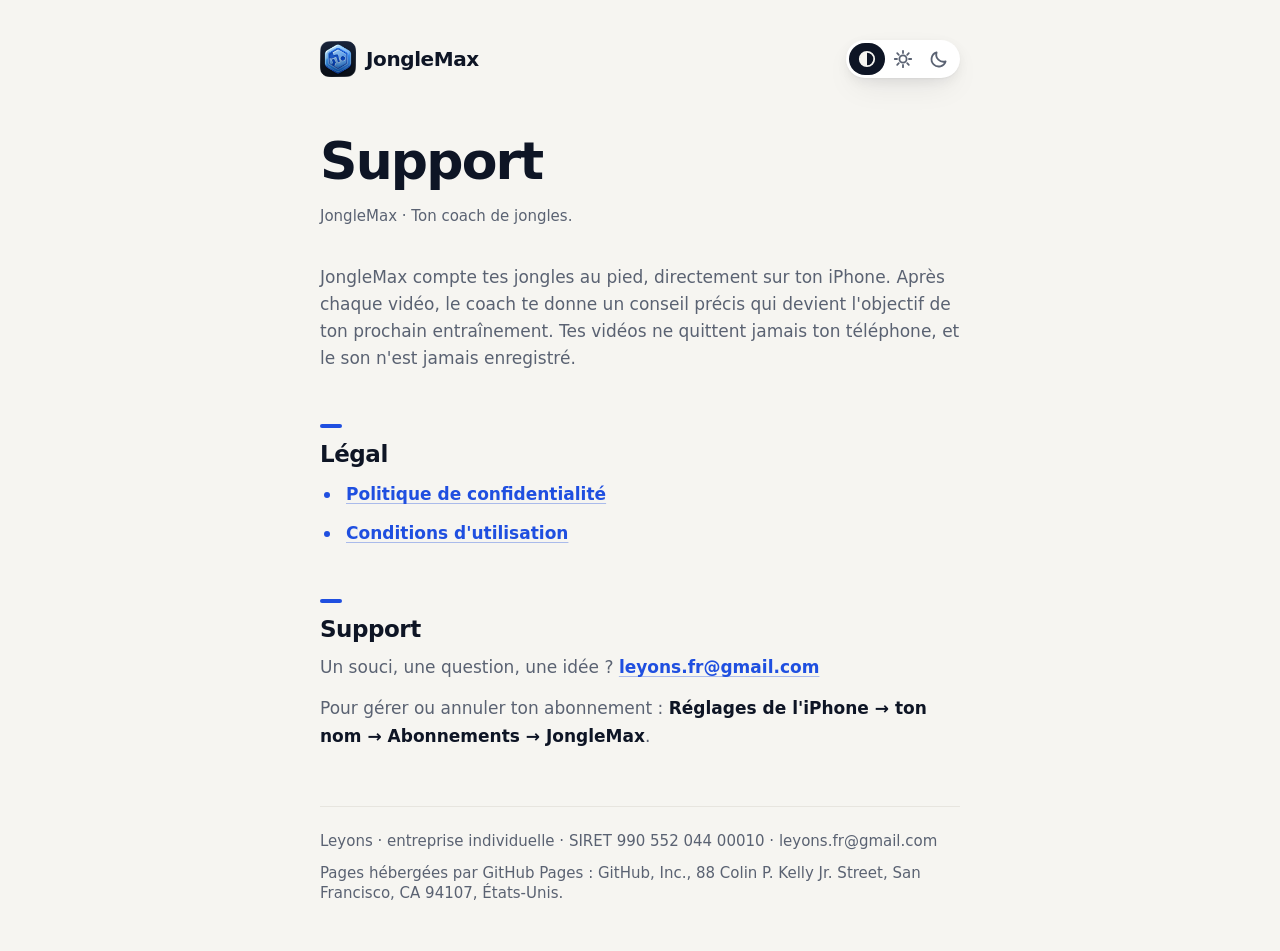
<file: index.html>
<!doctype html>
<html lang="fr">
<head>
<meta charset="utf-8">
<meta name="viewport" content="width=device-width, initial-scale=1">
<meta name="color-scheme" content="light dark">
<meta name="theme-color" content="#F6F5F1" media="(prefers-color-scheme: light)">
<meta name="theme-color" content="#0B0F17" media="(prefers-color-scheme: dark)">
<title>Support · JongleMax</title>
<link rel="icon" href="logo.png" type="image/png">
<link rel="apple-touch-icon" href="logo.png">
<link rel="stylesheet" href="style.css?v=20261022d">
<script>
(function () {
  var t = null;
  try { t = localStorage.getItem('theme'); } catch (e) {}
  if (t === 'light' || t === 'dark') document.documentElement.dataset.theme = t;
})();
</script>
</head>
<body>

<header class="entete">
<a class="marque" href="index.html"><img src="logo.png" alt="" width="36" height="36"><span>JongleMax</span></a>
<div class="theme" role="group" aria-label="Apparence">
<button type="button" data-theme="auto" aria-pressed="true" aria-label="Automatique (suit l'iPhone)" title="Automatique (suit l'iPhone)"><svg viewBox="0 0 20 20" aria-hidden="true"><circle cx="10" cy="10" r="7.2" fill="none" stroke="currentColor" stroke-width="1.8"/><path d="M10 2.8 A7.2 7.2 0 0 0 10 17.2 Z" fill="currentColor"/></svg></button>
<button type="button" data-theme="light" aria-pressed="false" aria-label="Clair" title="Clair"><svg viewBox="0 0 20 20" aria-hidden="true"><circle cx="10" cy="10" r="3.6" fill="none" stroke="currentColor" stroke-width="1.8"/><g stroke="currentColor" stroke-width="1.8" stroke-linecap="round"><path d="M10 1.8v2.2M10 16v2.2M1.8 10h2.2M16 10h2.2M4.2 4.2l1.6 1.6M14.2 14.2l1.6 1.6M4.2 15.8l1.6-1.6M14.2 5.8l1.6-1.6"/></g></svg></button>
<button type="button" data-theme="dark" aria-pressed="false" aria-label="Sombre" title="Sombre"><svg viewBox="0 0 20 20" aria-hidden="true"><path d="M16.6 12.4A7.2 7.2 0 0 1 7.6 3.4a7.2 7.2 0 1 0 9 9Z" fill="none" stroke="currentColor" stroke-width="1.8" stroke-linejoin="round"/></svg></button>
</div>
</header>

<h1>Support</h1>

<p class="updated">JongleMax · Ton coach de jongles.</p>

<p>JongleMax compte tes jongles au pied, directement sur ton iPhone. Après chaque vidéo, le coach te donne un conseil précis qui devient l'objectif de ton prochain entraînement. Tes vidéos ne quittent jamais ton téléphone, et le son n'est jamais enregistré.</p>

<h2>Légal</h2>

<ul>
  <li><a href="confidentialite.html">Politique de confidentialité</a></li>
  <li><a href="cgu.html">Conditions d'utilisation</a></li>
</ul>

<h2>Support</h2>

<p>Un souci, une question, une idée&nbsp;? <a href="mailto:leyons.fr@gmail.com">leyons.fr@gmail.com</a></p>

<p>Pour gérer ou annuler ton abonnement&nbsp;: <strong>Réglages de l'iPhone → ton nom → Abonnements → JongleMax</strong>.</p>

<hr>
<footer>
Leyons · entreprise individuelle · SIRET 990 552 044 00010 · <a href="mailto:leyons.fr@gmail.com">leyons.fr@gmail.com</a><br>
Pages hébergées par GitHub Pages&nbsp;: GitHub, Inc., 88 Colin P. Kelly Jr. Street, San Francisco, CA 94107, États-Unis.
</footer>

<script>
(function () {
  var boutons = document.querySelectorAll('.theme button');
  function montrer(t) {
    boutons.forEach(function (b) { b.setAttribute('aria-pressed', String(b.dataset.theme === t)); });
  }
  montrer(document.documentElement.dataset.theme || 'auto');
  boutons.forEach(function (b) {
    b.addEventListener('click', function () {
      var t = b.dataset.theme;
      if (t === 'auto') { delete document.documentElement.dataset.theme; } else { document.documentElement.dataset.theme = t; }
      try { if (t === 'auto') { localStorage.removeItem('theme'); } else { localStorage.setItem('theme', t); } } catch (e) {}
      montrer(t);
    });
  });
})();
</script>
</body>
</html>
</file>
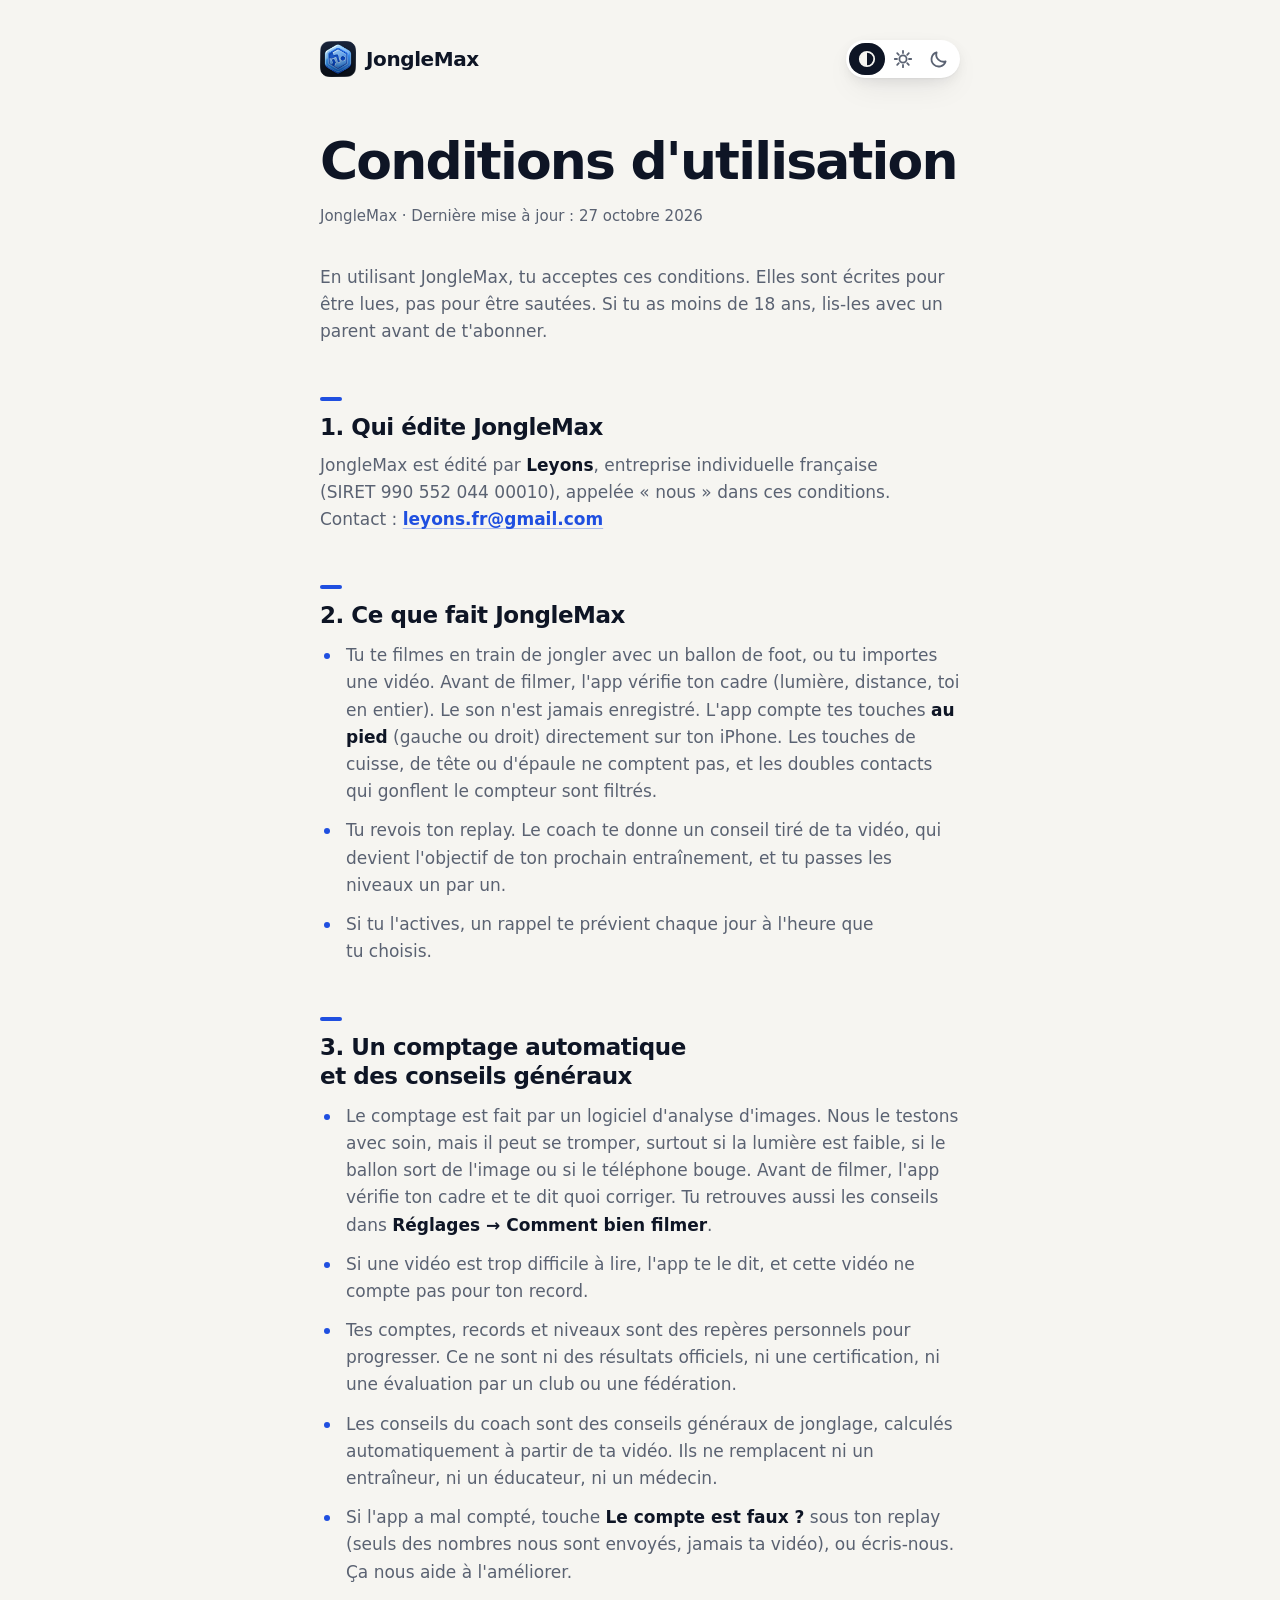
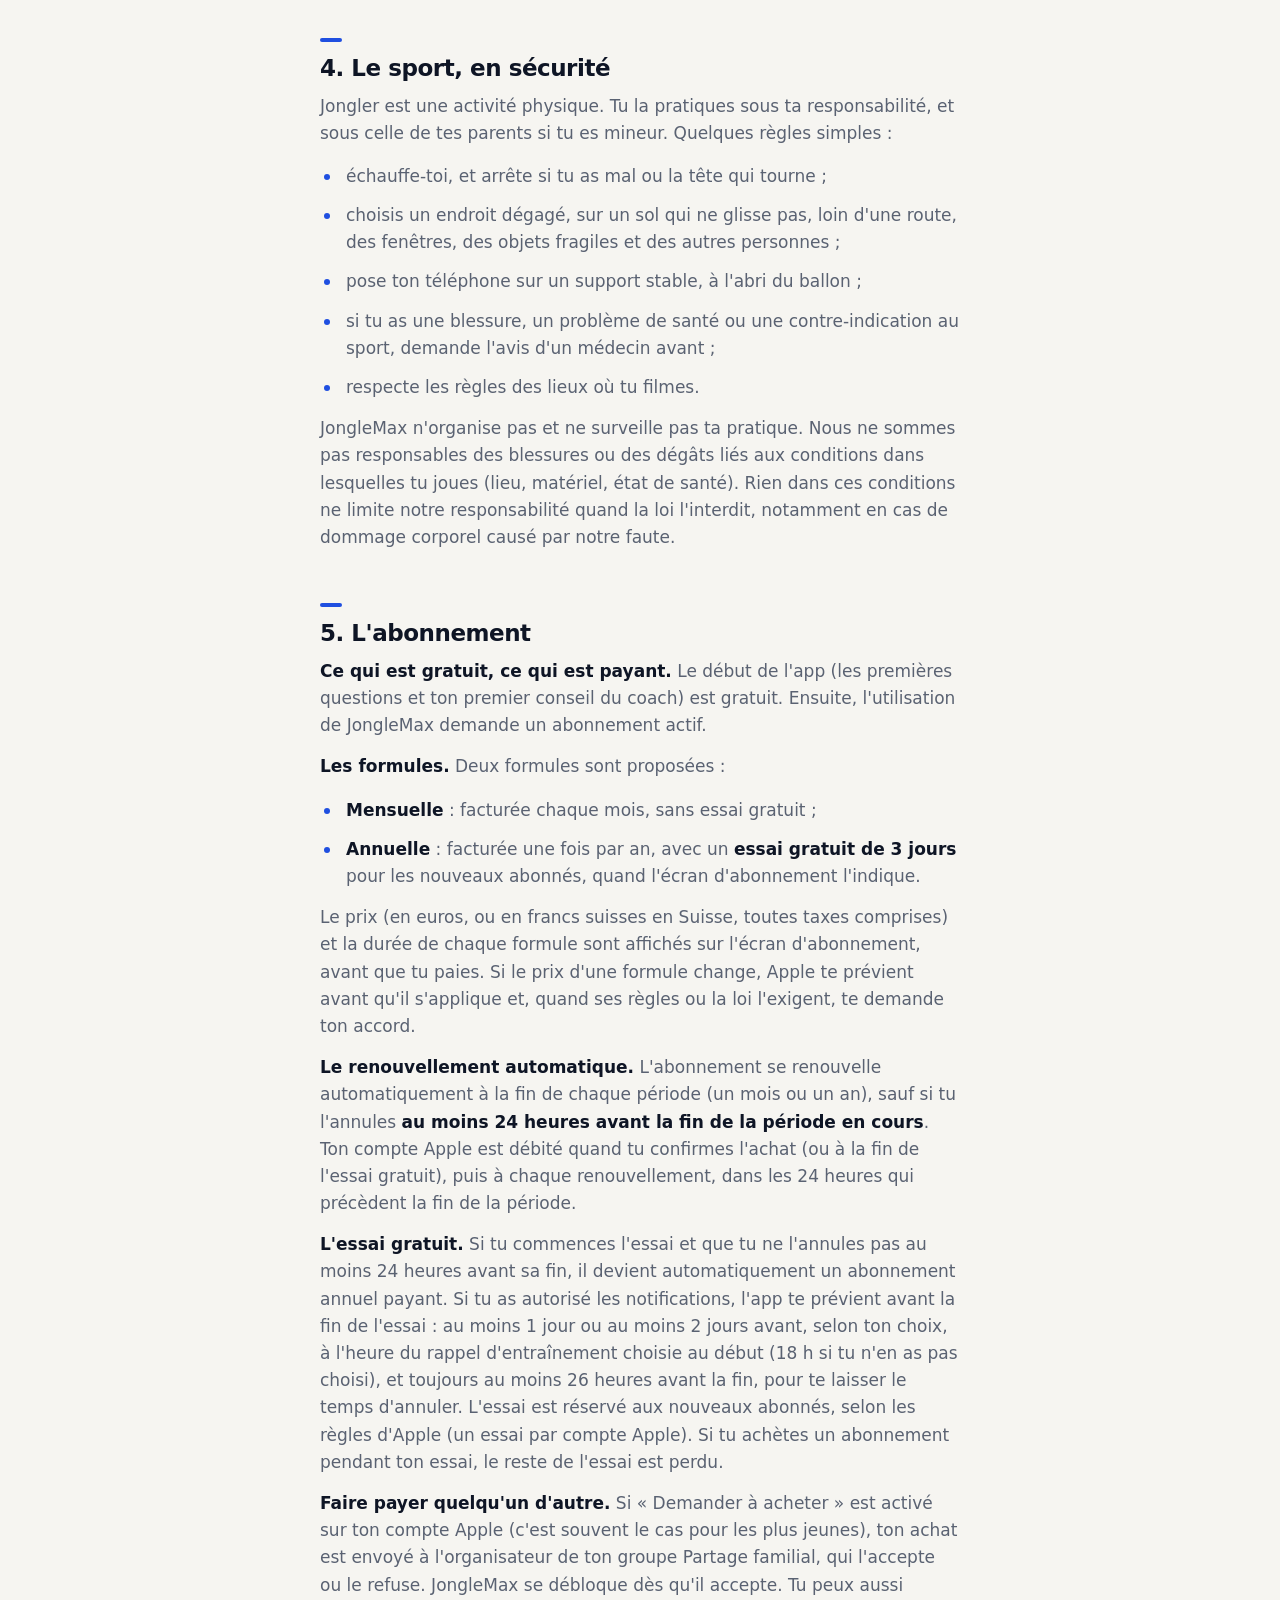
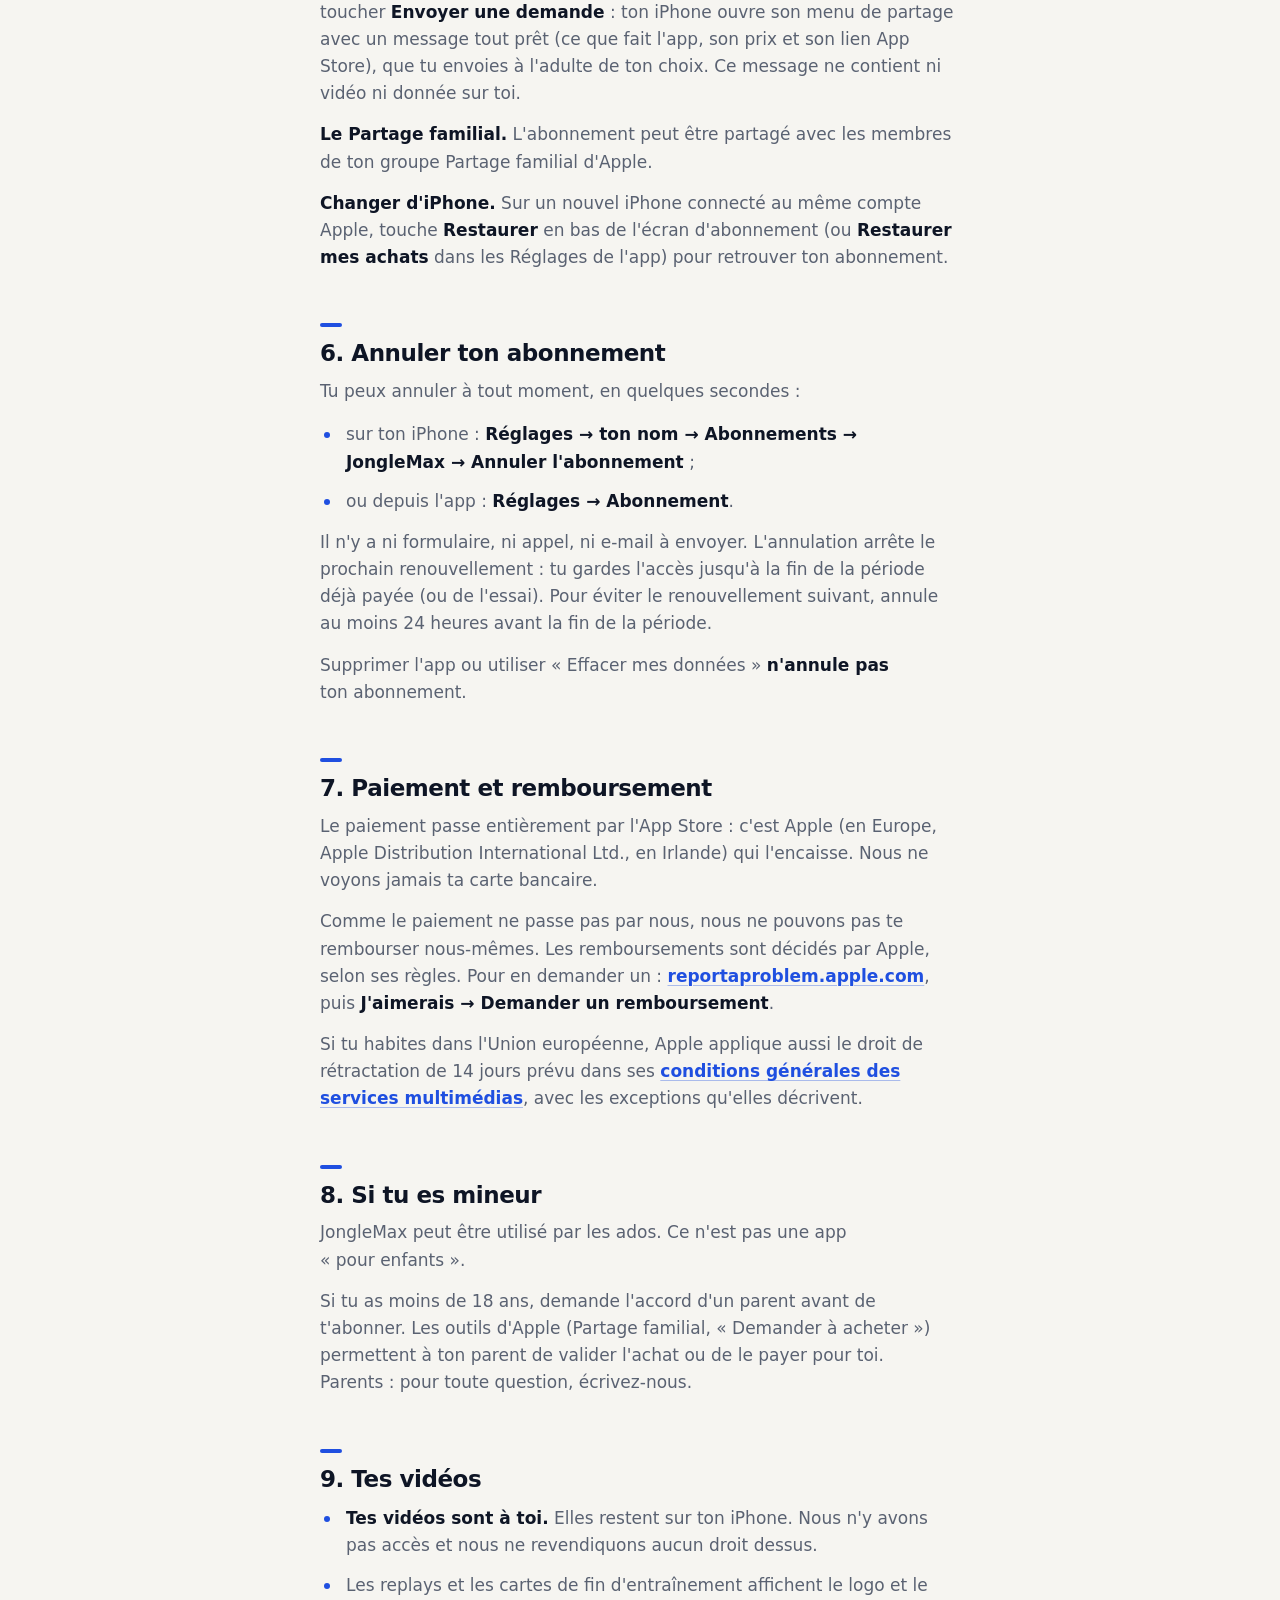
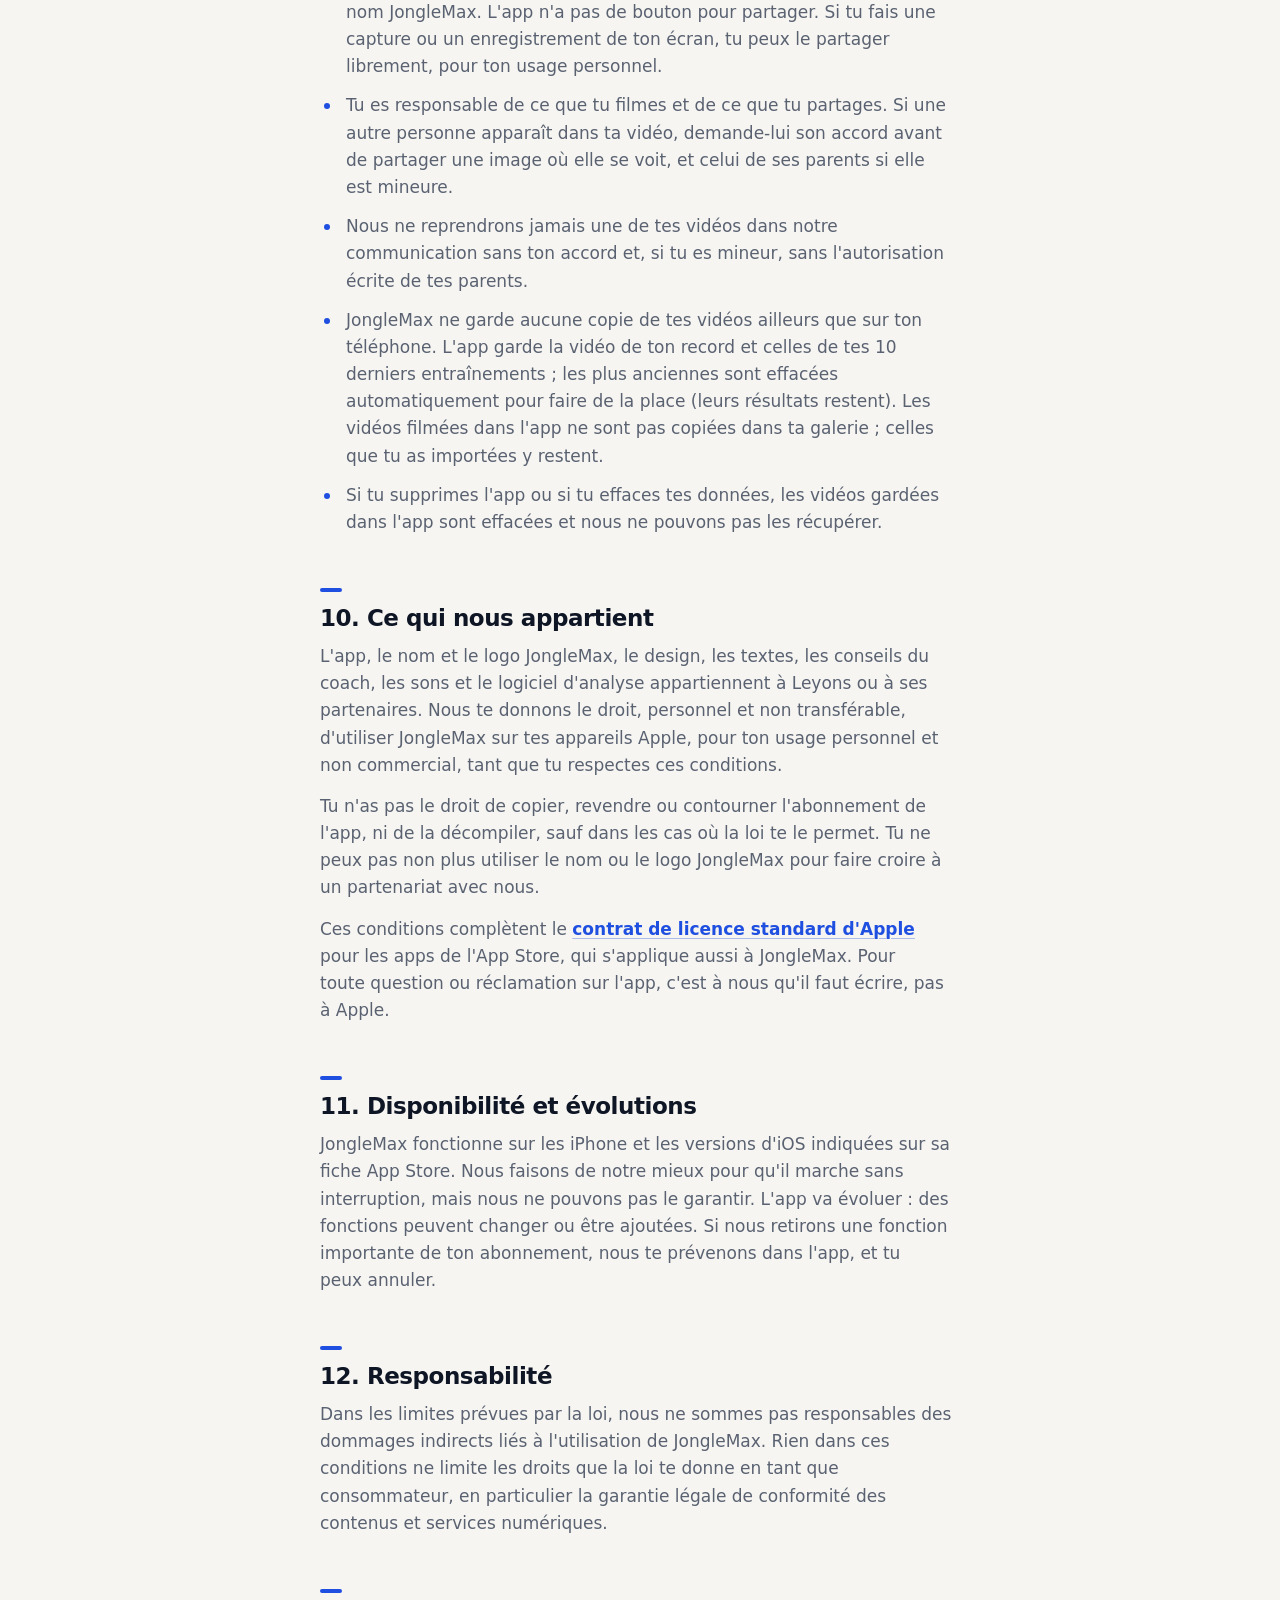
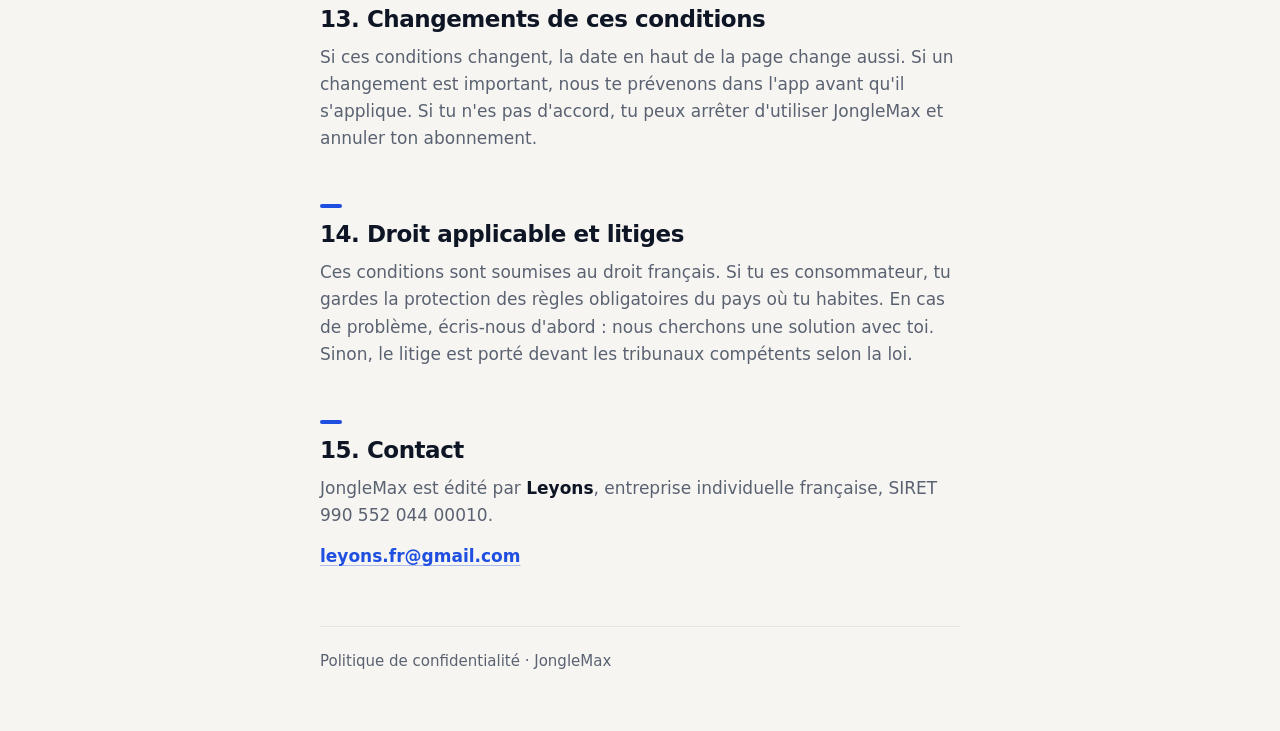
<file: cgu.html>
<!doctype html>
<html lang="fr">
<head>
<meta charset="utf-8">
<meta name="viewport" content="width=device-width, initial-scale=1">
<meta name="color-scheme" content="light dark">
<meta name="theme-color" content="#F6F5F1" media="(prefers-color-scheme: light)">
<meta name="theme-color" content="#0B0F17" media="(prefers-color-scheme: dark)">
<title>Conditions d&#x27;utilisation · JongleMax</title>
<link rel="icon" href="logo.png" type="image/png">
<link rel="apple-touch-icon" href="logo.png">
<link rel="stylesheet" href="style.css?v=20261022d">
<script>
(function () {
  var t = null;
  try { t = localStorage.getItem('theme'); } catch (e) {}
  if (t === 'light' || t === 'dark') document.documentElement.dataset.theme = t;
})();
</script>
</head>
<body>

<header class="entete">
<a class="marque" href="index.html"><img src="logo.png" alt="" width="36" height="36"><span>JongleMax</span></a>
<div class="theme" role="group" aria-label="Apparence">
<button type="button" data-theme="auto" aria-pressed="true" aria-label="Automatique (suit l'iPhone)" title="Automatique (suit l'iPhone)"><svg viewBox="0 0 20 20" aria-hidden="true"><circle cx="10" cy="10" r="7.2" fill="none" stroke="currentColor" stroke-width="1.8"/><path d="M10 2.8 A7.2 7.2 0 0 0 10 17.2 Z" fill="currentColor"/></svg></button>
<button type="button" data-theme="light" aria-pressed="false" aria-label="Clair" title="Clair"><svg viewBox="0 0 20 20" aria-hidden="true"><circle cx="10" cy="10" r="3.6" fill="none" stroke="currentColor" stroke-width="1.8"/><g stroke="currentColor" stroke-width="1.8" stroke-linecap="round"><path d="M10 1.8v2.2M10 16v2.2M1.8 10h2.2M16 10h2.2M4.2 4.2l1.6 1.6M14.2 14.2l1.6 1.6M4.2 15.8l1.6-1.6M14.2 5.8l1.6-1.6"/></g></svg></button>
<button type="button" data-theme="dark" aria-pressed="false" aria-label="Sombre" title="Sombre"><svg viewBox="0 0 20 20" aria-hidden="true"><path d="M16.6 12.4A7.2 7.2 0 0 1 7.6 3.4a7.2 7.2 0 1 0 9 9Z" fill="none" stroke="currentColor" stroke-width="1.8" stroke-linejoin="round"/></svg></button>
</div>
</header>

<h1>Conditions d'utilisation</h1>

<p class="updated">JongleMax · Dernière mise à jour&nbsp;: 27 octobre 2026</p>

<p>En utilisant JongleMax, tu acceptes ces conditions. Elles sont écrites pour être lues, pas pour être sautées. Si tu as moins de 18 ans, lis-les avec un parent avant de t'abonner.</p>

<h2>1. Qui édite JongleMax</h2>

<p>JongleMax est édité par <strong>Leyons</strong>, entreprise individuelle française (SIRET 990 552 044 00010), appelée «&nbsp;nous&nbsp;» dans ces conditions. Contact&nbsp;: <a href="mailto:leyons.fr@gmail.com">leyons.fr@gmail.com</a></p>

<h2>2. Ce que fait JongleMax</h2>

<ul>
  <li>Tu te filmes en train de jongler avec un ballon de foot, ou tu importes une vidéo. Avant de filmer, l'app vérifie ton cadre (lumière, distance, toi en entier). Le son n'est jamais enregistré. L'app compte tes touches <strong>au pied</strong> (gauche ou droit) directement sur ton iPhone. Les touches de cuisse, de tête ou d'épaule ne comptent pas, et les doubles contacts qui gonflent le compteur sont filtrés.</li>
  <li>Tu revois ton replay. Le coach te donne un conseil tiré de ta vidéo, qui devient l'objectif de ton prochain entraînement, et tu passes les niveaux un par un.</li>
  <li>Si tu l'actives, un rappel te prévient chaque jour à l'heure que tu choisis.</li>
</ul>

<h2>3. Un comptage automatique et des conseils généraux</h2>

<ul>
  <li>Le comptage est fait par un logiciel d'analyse d'images. Nous le testons avec soin, mais il peut se tromper, surtout si la lumière est faible, si le ballon sort de l'image ou si le téléphone bouge. Avant de filmer, l'app vérifie ton cadre et te dit quoi corriger. Tu retrouves aussi les conseils dans <strong>Réglages → Comment bien filmer</strong>.</li>
  <li>Si une vidéo est trop difficile à lire, l'app te le dit, et cette vidéo ne compte pas pour ton record.</li>
  <li>Tes comptes, records et niveaux sont des repères personnels pour progresser. Ce ne sont ni des résultats officiels, ni une certification, ni une évaluation par un club ou une fédération.</li>
  <li>Les conseils du coach sont des conseils généraux de jonglage, calculés automatiquement à partir de ta vidéo. Ils ne remplacent ni un entraîneur, ni un éducateur, ni un médecin.</li>
  <li>Si l'app a mal compté, touche <strong>Le compte est faux&nbsp;?</strong> sous ton replay (seuls des nombres nous sont envoyés, jamais ta vidéo), ou écris-nous. Ça nous aide à l'améliorer.</li>
</ul>

<h2>4. Le sport, en sécurité</h2>

<p>Jongler est une activité physique. Tu la pratiques sous ta responsabilité, et sous celle de tes parents si tu es mineur. Quelques règles simples&nbsp;:</p>

<ul>
  <li>échauffe-toi, et arrête si tu as mal ou la tête qui tourne&nbsp;;</li>
  <li>choisis un endroit dégagé, sur un sol qui ne glisse pas, loin d'une route, des fenêtres, des objets fragiles et des autres personnes&nbsp;;</li>
  <li>pose ton téléphone sur un support stable, à l'abri du ballon&nbsp;;</li>
  <li>si tu as une blessure, un problème de santé ou une contre-indication au sport, demande l'avis d'un médecin avant&nbsp;;</li>
  <li>respecte les règles des lieux où tu filmes.</li>
</ul>

<p>JongleMax n'organise pas et ne surveille pas ta pratique. Nous ne sommes pas responsables des blessures ou des dégâts liés aux conditions dans lesquelles tu joues (lieu, matériel, état de santé). Rien dans ces conditions ne limite notre responsabilité quand la loi l'interdit, notamment en cas de dommage corporel causé par notre faute.</p>

<h2>5. L'abonnement</h2>

<p><strong>Ce qui est gratuit, ce qui est payant.</strong> Le début de l'app (les premières questions et ton premier conseil du coach) est gratuit. Ensuite, l'utilisation de JongleMax demande un abonnement actif.</p>

<p><strong>Les formules.</strong> Deux formules sont proposées&nbsp;:</p>

<ul>
  <li><strong>Mensuelle</strong>&nbsp;: facturée chaque mois, sans essai gratuit&nbsp;;</li>
  <li><strong>Annuelle</strong>&nbsp;: facturée une fois par an, avec un <strong>essai gratuit de 3 jours</strong> pour les nouveaux abonnés, quand l'écran d'abonnement l'indique.</li>
</ul>

<p>Le prix (en euros, ou en francs suisses en Suisse, toutes taxes comprises) et la durée de chaque formule sont affichés sur l'écran d'abonnement, avant que tu paies. Si le prix d'une formule change, Apple te prévient avant qu'il s'applique et, quand ses règles ou la loi l'exigent, te demande ton accord.</p>

<p><strong>Le renouvellement automatique.</strong> L'abonnement se renouvelle automatiquement à la fin de chaque période (un mois ou un an), sauf si tu l'annules <strong>au moins 24 heures avant la fin de la période en cours</strong>. Ton compte Apple est débité quand tu confirmes l'achat (ou à la fin de l'essai gratuit), puis à chaque renouvellement, dans les 24 heures qui précèdent la fin de la période.</p>

<p><strong>L'essai gratuit.</strong> Si tu commences l'essai et que tu ne l'annules pas au moins 24 heures avant sa fin, il devient automatiquement un abonnement annuel payant. Si tu as autorisé les notifications, l'app te prévient avant la fin de l'essai&nbsp;: au moins 1 jour ou au moins 2 jours avant, selon ton choix, à l'heure du rappel d'entraînement choisie au début (18 h si tu n'en as pas choisi), et toujours au moins 26 heures avant la fin, pour te laisser le temps d'annuler. L'essai est réservé aux nouveaux abonnés, selon les règles d'Apple (un essai par compte Apple). Si tu achètes un abonnement pendant ton essai, le reste de l'essai est perdu.</p>

<p><strong>Faire payer quelqu'un d'autre.</strong> Si «&nbsp;Demander à acheter&nbsp;» est activé sur ton compte Apple (c'est souvent le cas pour les plus jeunes), ton achat est envoyé à l'organisateur de ton groupe Partage familial, qui l'accepte ou le refuse. JongleMax se débloque dès qu'il accepte. Tu peux aussi toucher <strong>Envoyer une demande</strong>&nbsp;: ton iPhone ouvre son menu de partage avec un message tout prêt (ce que fait l'app, son prix et son lien App Store), que tu envoies à l'adulte de ton choix. Ce message ne contient ni vidéo ni donnée sur toi.</p>

<p><strong>Le Partage familial.</strong> L'abonnement peut être partagé avec les membres de ton groupe Partage familial d'Apple.</p>

<p><strong>Changer d'iPhone.</strong> Sur un nouvel iPhone connecté au même compte Apple, touche <strong>Restaurer</strong> en bas de l'écran d'abonnement (ou <strong>Restaurer mes achats</strong> dans les Réglages de l'app) pour retrouver ton abonnement.</p>

<h2>6. Annuler ton abonnement</h2>

<p>Tu peux annuler à tout moment, en quelques secondes&nbsp;:</p>

<ul>
  <li>sur ton iPhone&nbsp;: <strong>Réglages → ton nom → Abonnements → JongleMax → Annuler l'abonnement</strong>&nbsp;;</li>
  <li>ou depuis l'app&nbsp;: <strong>Réglages → Abonnement</strong>.</li>
</ul>

<p>Il n'y a ni formulaire, ni appel, ni e-mail à envoyer. L'annulation arrête le prochain renouvellement&nbsp;: tu gardes l'accès jusqu'à la fin de la période déjà payée (ou de l'essai). Pour éviter le renouvellement suivant, annule au moins 24 heures avant la fin de la période.</p>

<p>Supprimer l'app ou utiliser «&nbsp;Effacer mes données&nbsp;» <strong>n'annule pas</strong> ton abonnement.</p>

<h2>7. Paiement et remboursement</h2>

<p>Le paiement passe entièrement par l'App Store&nbsp;: c'est Apple (en Europe, Apple Distribution International Ltd., en Irlande) qui l'encaisse. Nous ne voyons jamais ta carte bancaire.</p>

<p>Comme le paiement ne passe pas par nous, nous ne pouvons pas te rembourser nous-mêmes. Les remboursements sont décidés par Apple, selon ses règles. Pour en demander un&nbsp;: <a href="https://reportaproblem.apple.com">reportaproblem.apple.com</a>, puis <strong>J'aimerais → Demander un remboursement</strong>.</p>

<p>Si tu habites dans l'Union européenne, Apple applique aussi le droit de rétractation de 14 jours prévu dans ses <a href="https://www.apple.com/legal/internet-services/itunes/fr/terms.html">conditions générales des services multimédias</a>, avec les exceptions qu'elles décrivent.</p>

<h2>8. Si tu es mineur</h2>

<p>JongleMax peut être utilisé par les ados. Ce n'est pas une app «&nbsp;pour enfants&nbsp;».</p>

<p>Si tu as moins de 18 ans, demande l'accord d'un parent avant de t'abonner. Les outils d'Apple (Partage familial, «&nbsp;Demander à acheter&nbsp;») permettent à ton parent de valider l'achat ou de le payer pour toi. Parents&nbsp;: pour toute question, écrivez-nous.</p>

<h2>9. Tes vidéos</h2>

<ul>
  <li><strong>Tes vidéos sont à toi.</strong> Elles restent sur ton iPhone. Nous n'y avons pas accès et nous ne revendiquons aucun droit dessus.</li>
  <li>Les replays et les cartes de fin d'entraînement affichent le logo et le nom JongleMax. L'app n'a pas de bouton pour partager. Si tu fais une capture ou un enregistrement de ton écran, tu peux le partager librement, pour ton usage personnel.</li>
  <li>Tu es responsable de ce que tu filmes et de ce que tu partages. Si une autre personne apparaît dans ta vidéo, demande-lui son accord avant de partager une image où elle se voit, et celui de ses parents si elle est mineure.</li>
  <li>Nous ne reprendrons jamais une de tes vidéos dans notre communication sans ton accord et, si tu es mineur, sans l'autorisation écrite de tes parents.</li>
  <li>JongleMax ne garde aucune copie de tes vidéos ailleurs que sur ton téléphone. L'app garde la vidéo de ton record et celles de tes 10 derniers entraînements&nbsp;; les plus anciennes sont effacées automatiquement pour faire de la place (leurs résultats restent). Les vidéos filmées dans l'app ne sont pas copiées dans ta galerie&nbsp;; celles que tu as importées y restent.</li>
  <li>Si tu supprimes l'app ou si tu effaces tes données, les vidéos gardées dans l'app sont effacées et nous ne pouvons pas les récupérer.</li>
</ul>

<h2>10. Ce qui nous appartient</h2>

<p>L'app, le nom et le logo JongleMax, le design, les textes, les conseils du coach, les sons et le logiciel d'analyse appartiennent à Leyons ou à ses partenaires. Nous te donnons le droit, personnel et non transférable, d'utiliser JongleMax sur tes appareils Apple, pour ton usage personnel et non commercial, tant que tu respectes ces conditions.</p>

<p>Tu n'as pas le droit de copier, revendre ou contourner l'abonnement de l'app, ni de la décompiler, sauf dans les cas où la loi te le permet. Tu ne peux pas non plus utiliser le nom ou le logo JongleMax pour faire croire à un partenariat avec nous.</p>

<p>Ces conditions complètent le <a href="https://www.apple.com/legal/internet-services/itunes/dev/stdeula/">contrat de licence standard d'Apple</a> pour les apps de l'App Store, qui s'applique aussi à JongleMax. Pour toute question ou réclamation sur l'app, c'est à nous qu'il faut écrire, pas à Apple.</p>

<h2>11. Disponibilité et évolutions</h2>

<p>JongleMax fonctionne sur les iPhone et les versions d'iOS indiquées sur sa fiche App Store. Nous faisons de notre mieux pour qu'il marche sans interruption, mais nous ne pouvons pas le garantir. L'app va évoluer&nbsp;: des fonctions peuvent changer ou être ajoutées. Si nous retirons une fonction importante de ton abonnement, nous te prévenons dans l'app, et tu peux annuler.</p>

<h2>12. Responsabilité</h2>

<p>Dans les limites prévues par la loi, nous ne sommes pas responsables des dommages indirects liés à l'utilisation de JongleMax. Rien dans ces conditions ne limite les droits que la loi te donne en tant que consommateur, en particulier la garantie légale de conformité des contenus et services numériques.</p>

<h2>13. Changements de ces conditions</h2>

<p>Si ces conditions changent, la date en haut de la page change aussi. Si un changement est important, nous te prévenons dans l'app avant qu'il s'applique. Si tu n'es pas d'accord, tu peux arrêter d'utiliser JongleMax et annuler ton abonnement.</p>

<h2>14. Droit applicable et litiges</h2>

<p>Ces conditions sont soumises au droit français. Si tu es consommateur, tu gardes la protection des règles obligatoires du pays où tu habites. En cas de problème, écris-nous d'abord&nbsp;: nous cherchons une solution avec toi. Sinon, le litige est porté devant les tribunaux compétents selon la loi.</p>

<h2>15. Contact</h2>

<p>JongleMax est édité par <strong>Leyons</strong>, entreprise individuelle française, SIRET 990 552 044 00010.</p>

<p><a href="mailto:leyons.fr@gmail.com">leyons.fr@gmail.com</a></p>

<hr>
<footer>
<a href="confidentialite.html">Politique de confidentialité</a> · <a href="index.html">JongleMax</a>
</footer>

<script>
(function () {
  var boutons = document.querySelectorAll('.theme button');
  function montrer(t) {
    boutons.forEach(function (b) { b.setAttribute('aria-pressed', String(b.dataset.theme === t)); });
  }
  montrer(document.documentElement.dataset.theme || 'auto');
  boutons.forEach(function (b) {
    b.addEventListener('click', function () {
      var t = b.dataset.theme;
      if (t === 'auto') { delete document.documentElement.dataset.theme; } else { document.documentElement.dataset.theme = t; }
      try { if (t === 'auto') { localStorage.removeItem('theme'); } else { localStorage.setItem('theme', t); } } catch (e) {}
      montrer(t);
    });
  });
})();
</script>
</body>
</html>
</file>
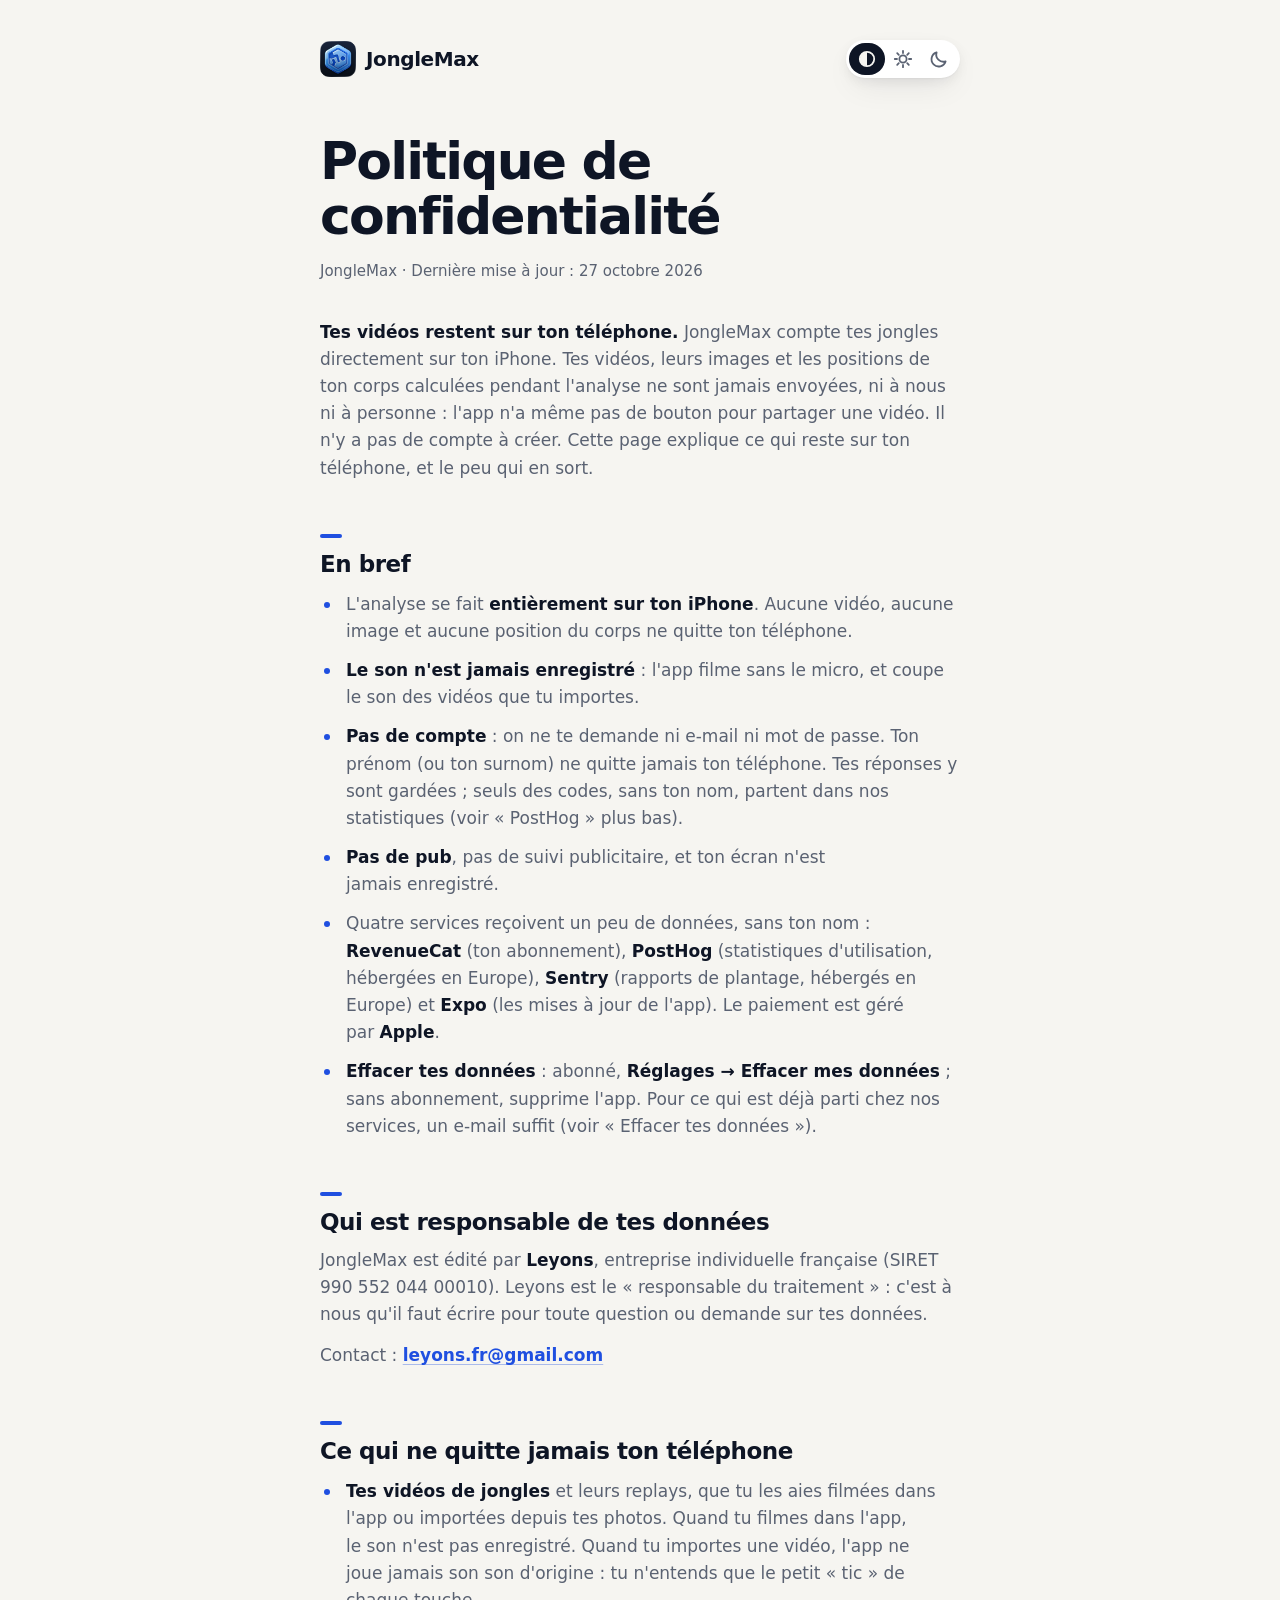
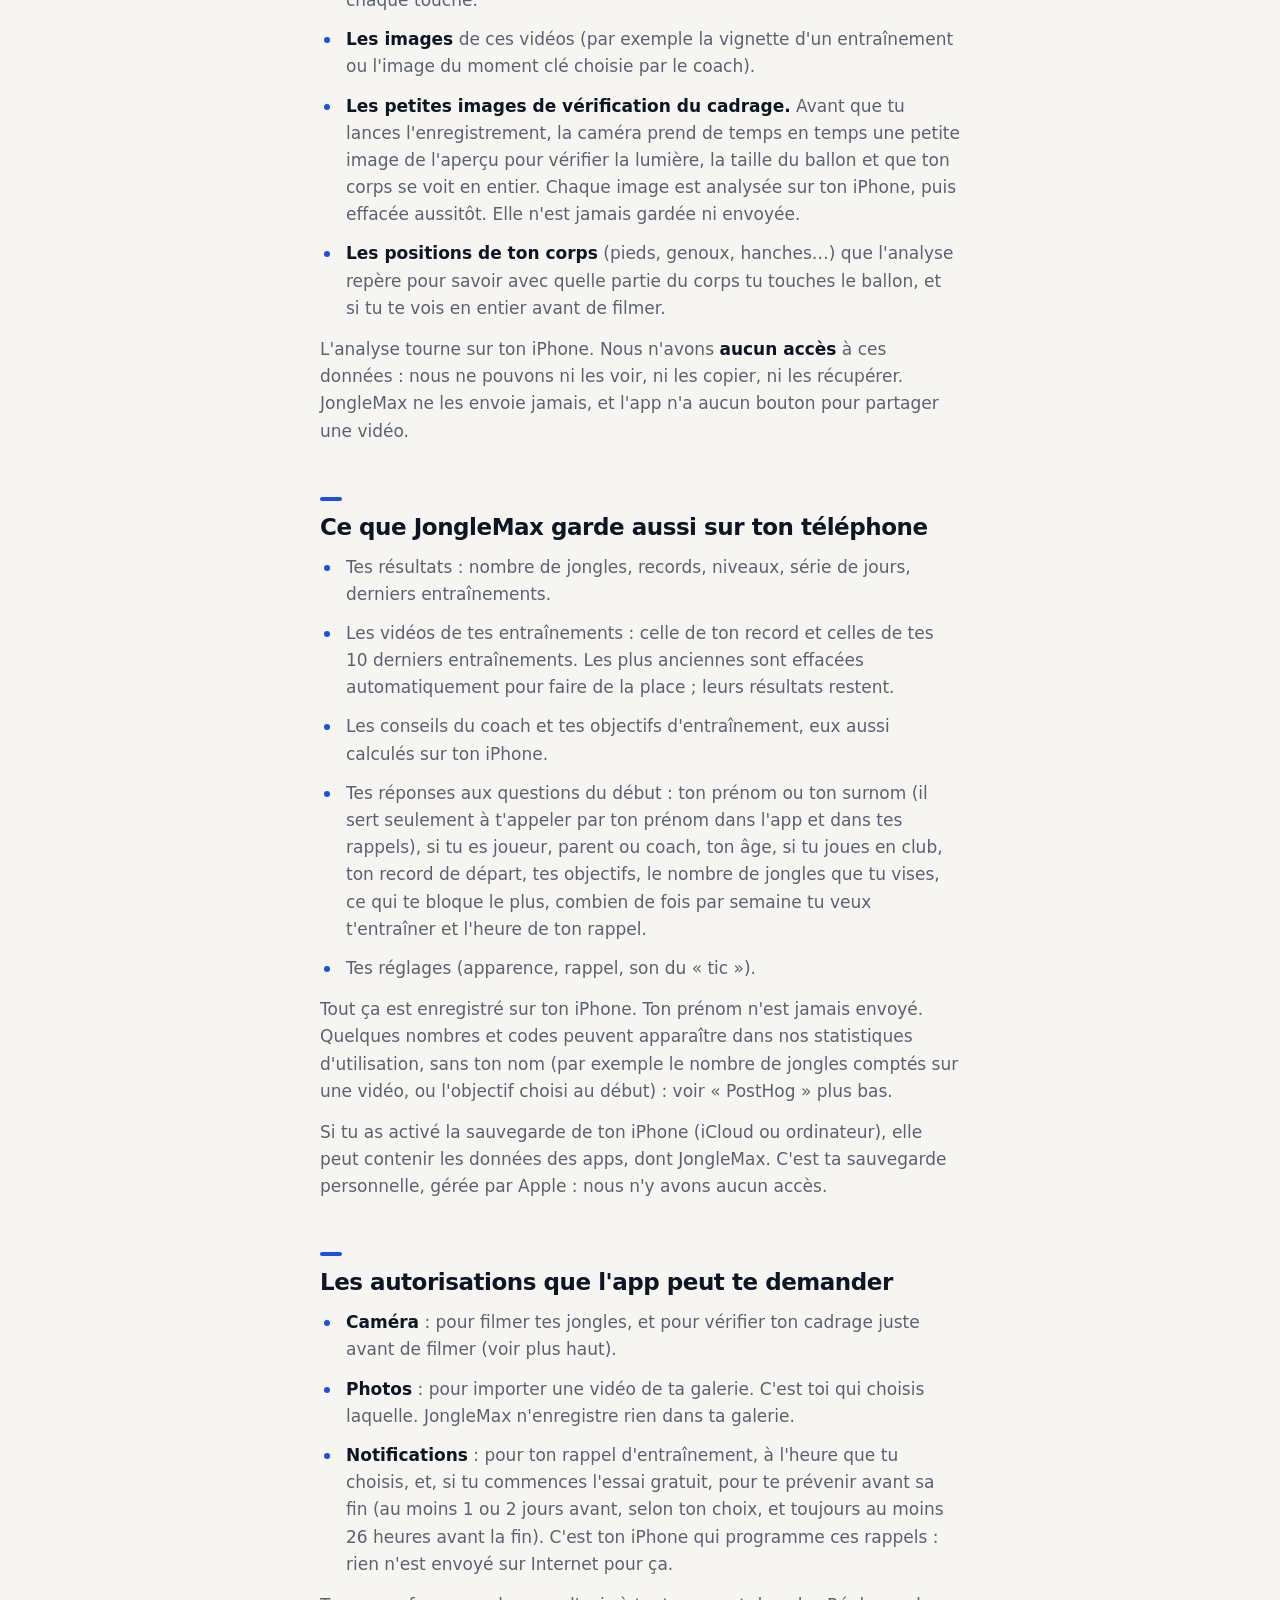
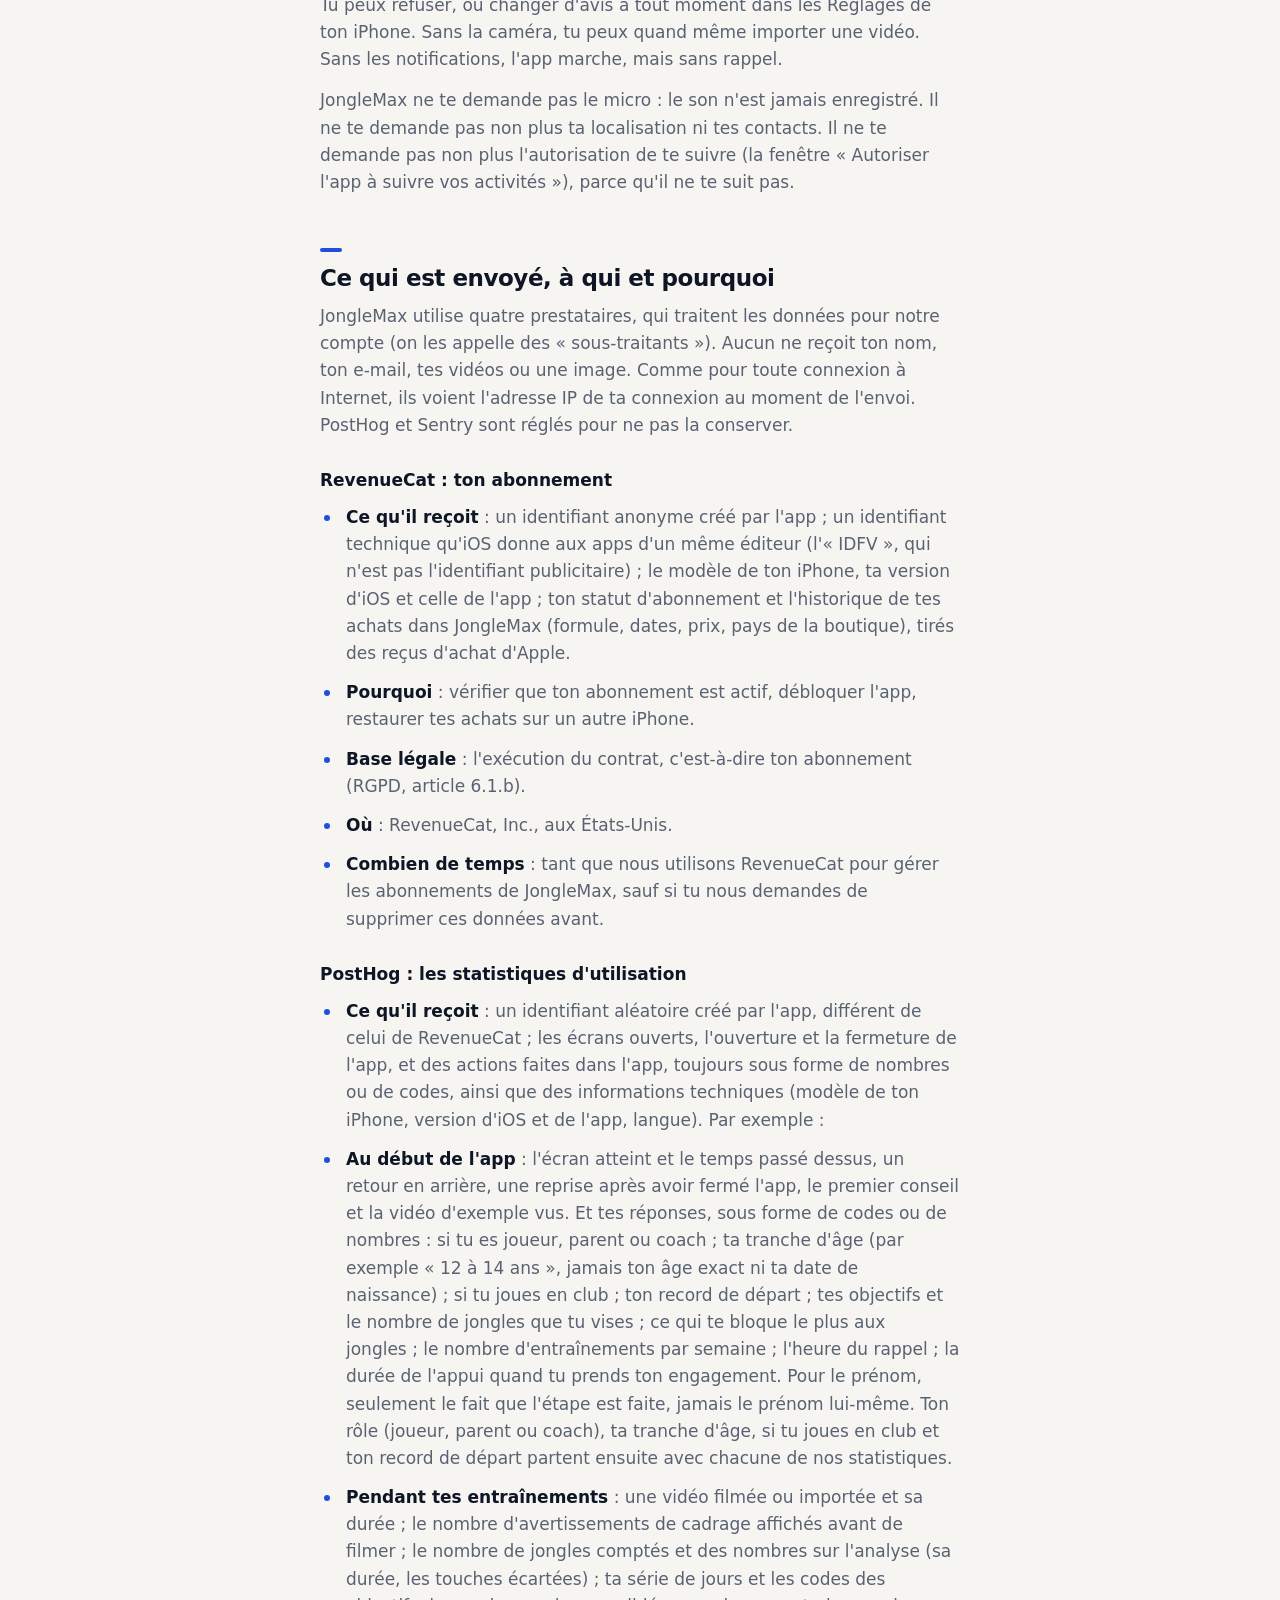
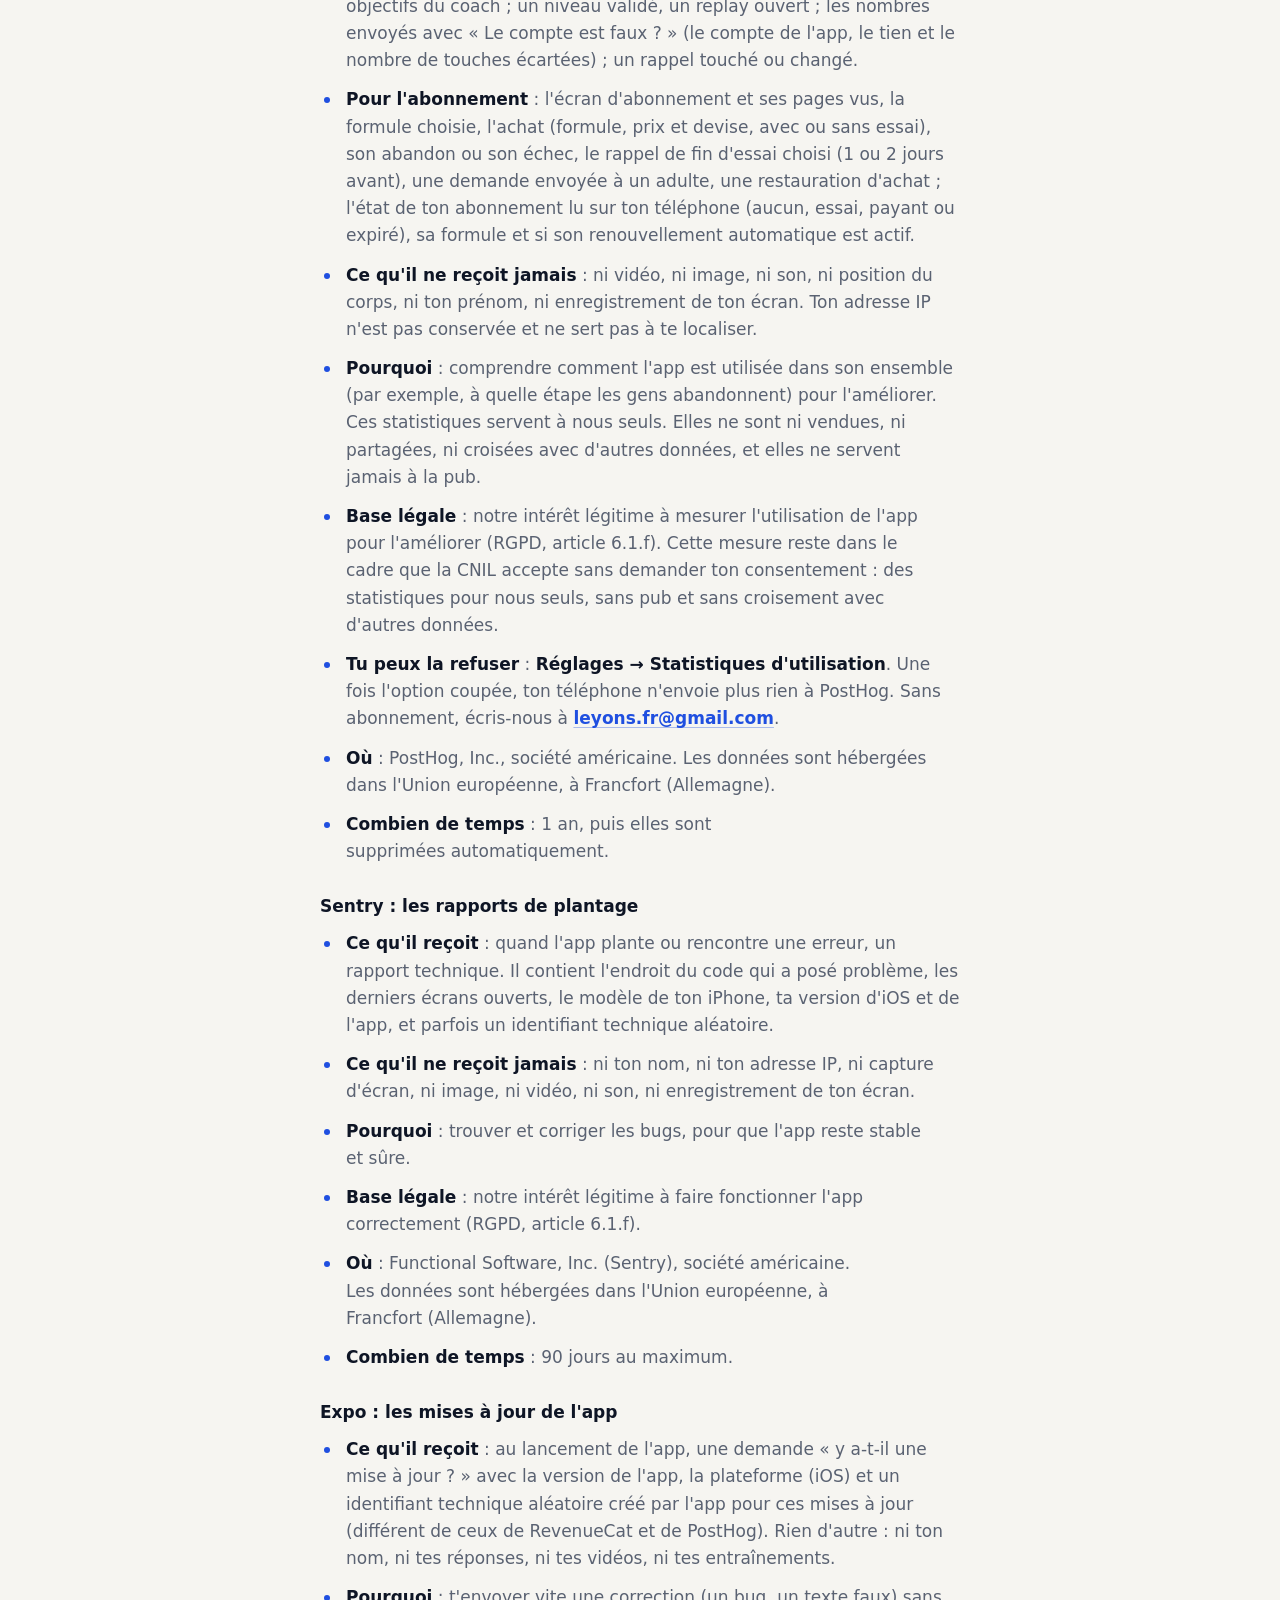
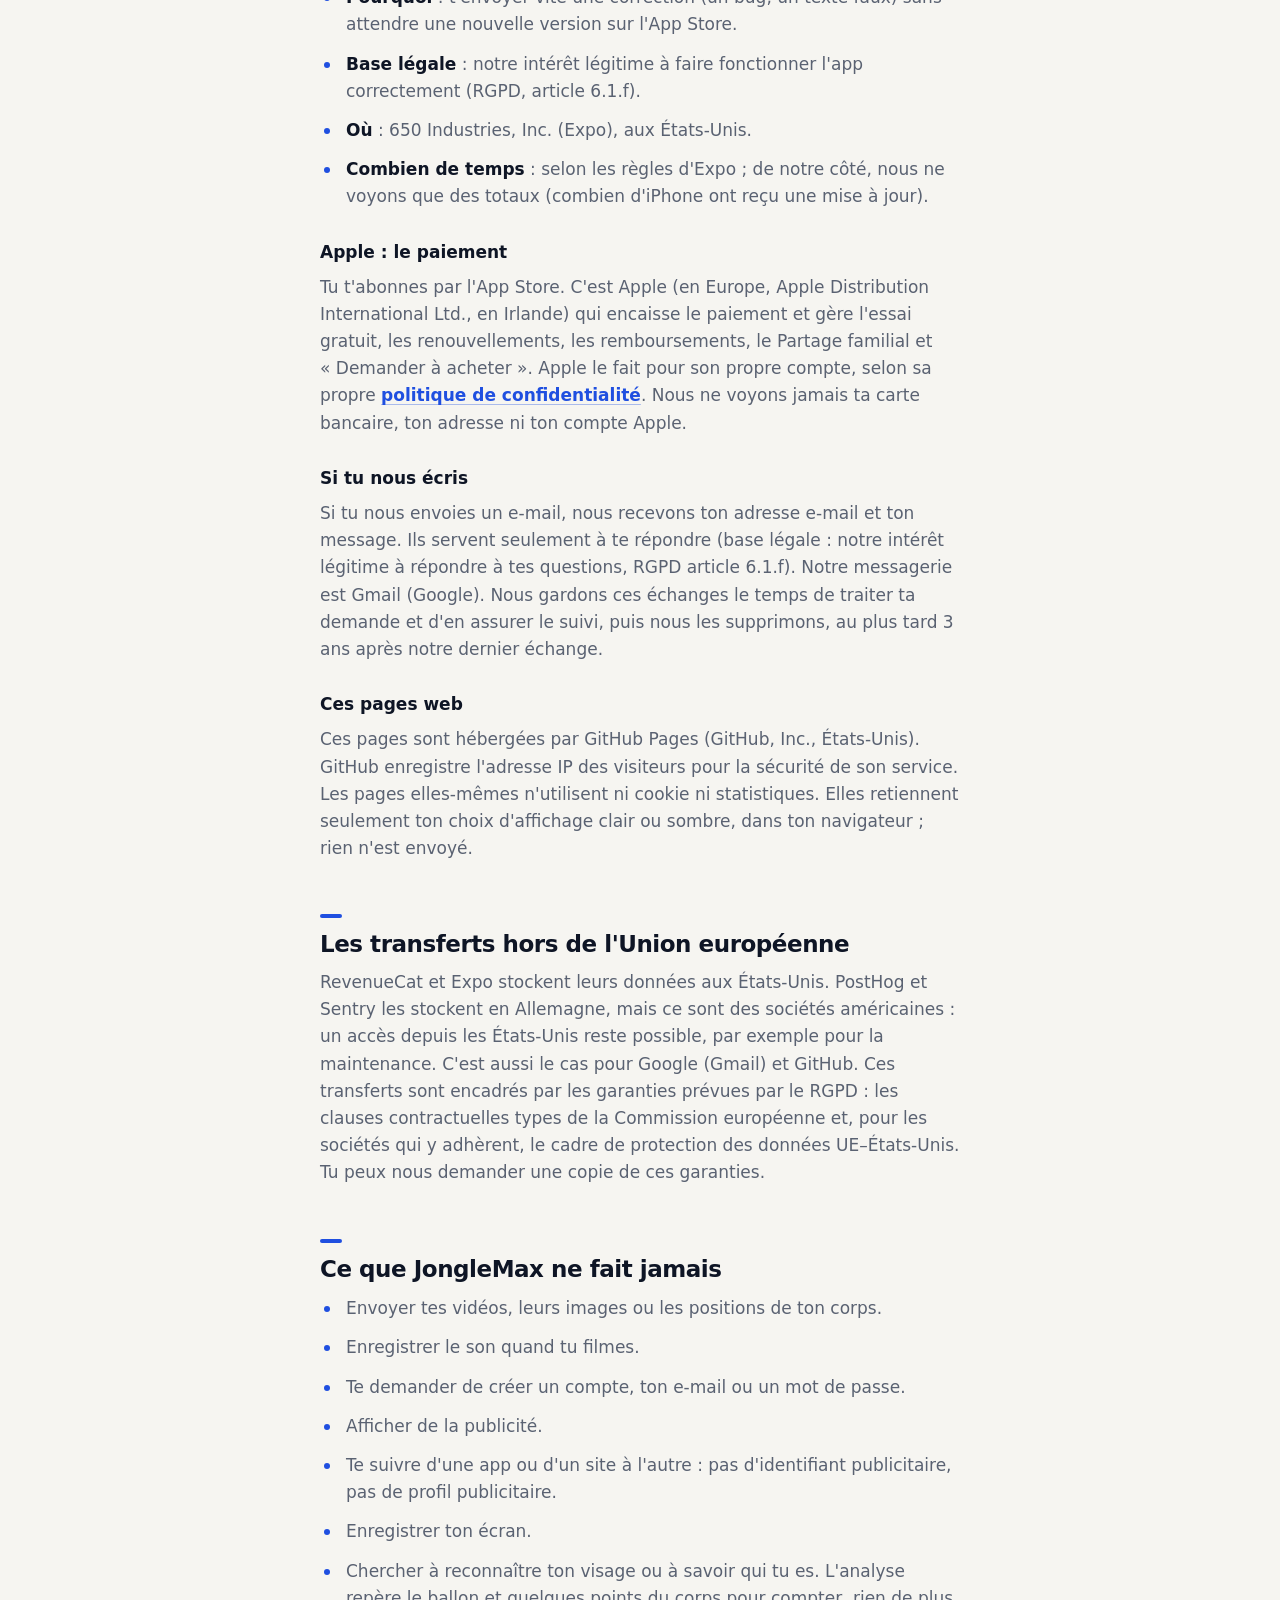
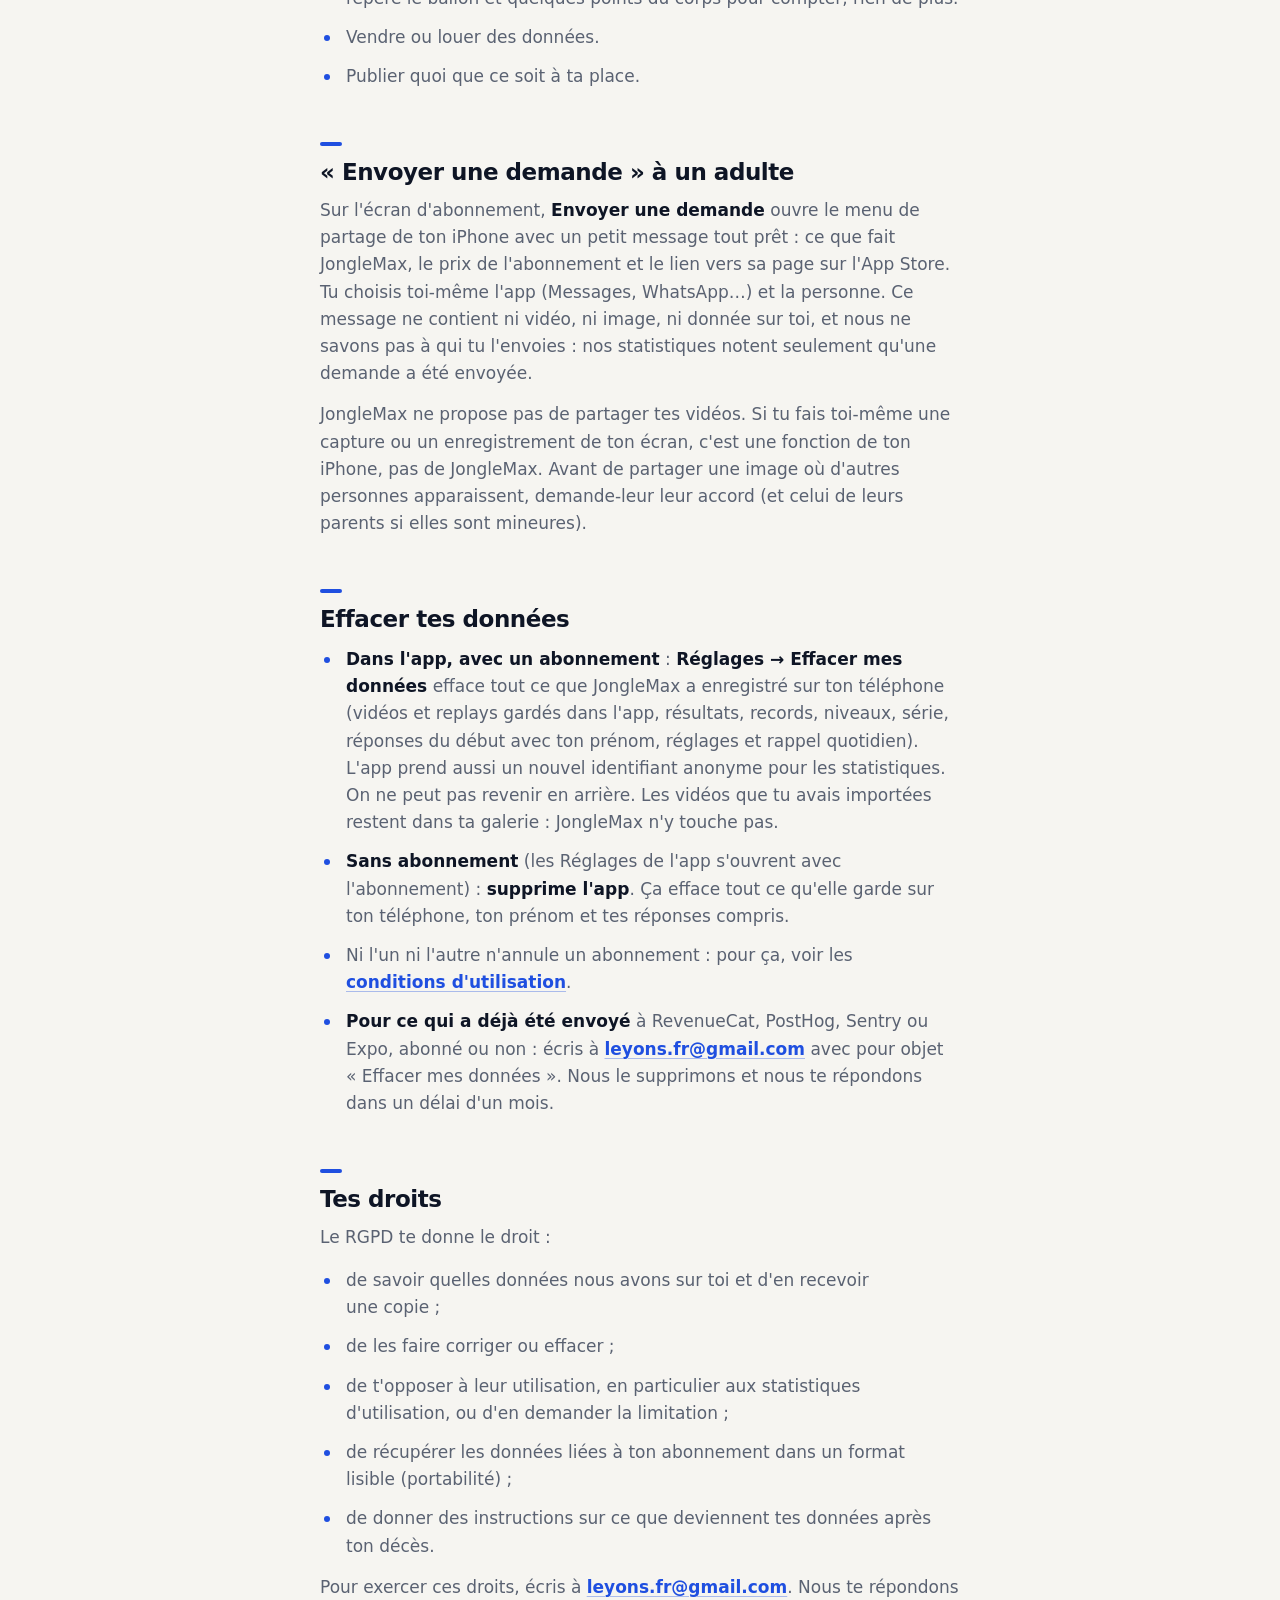
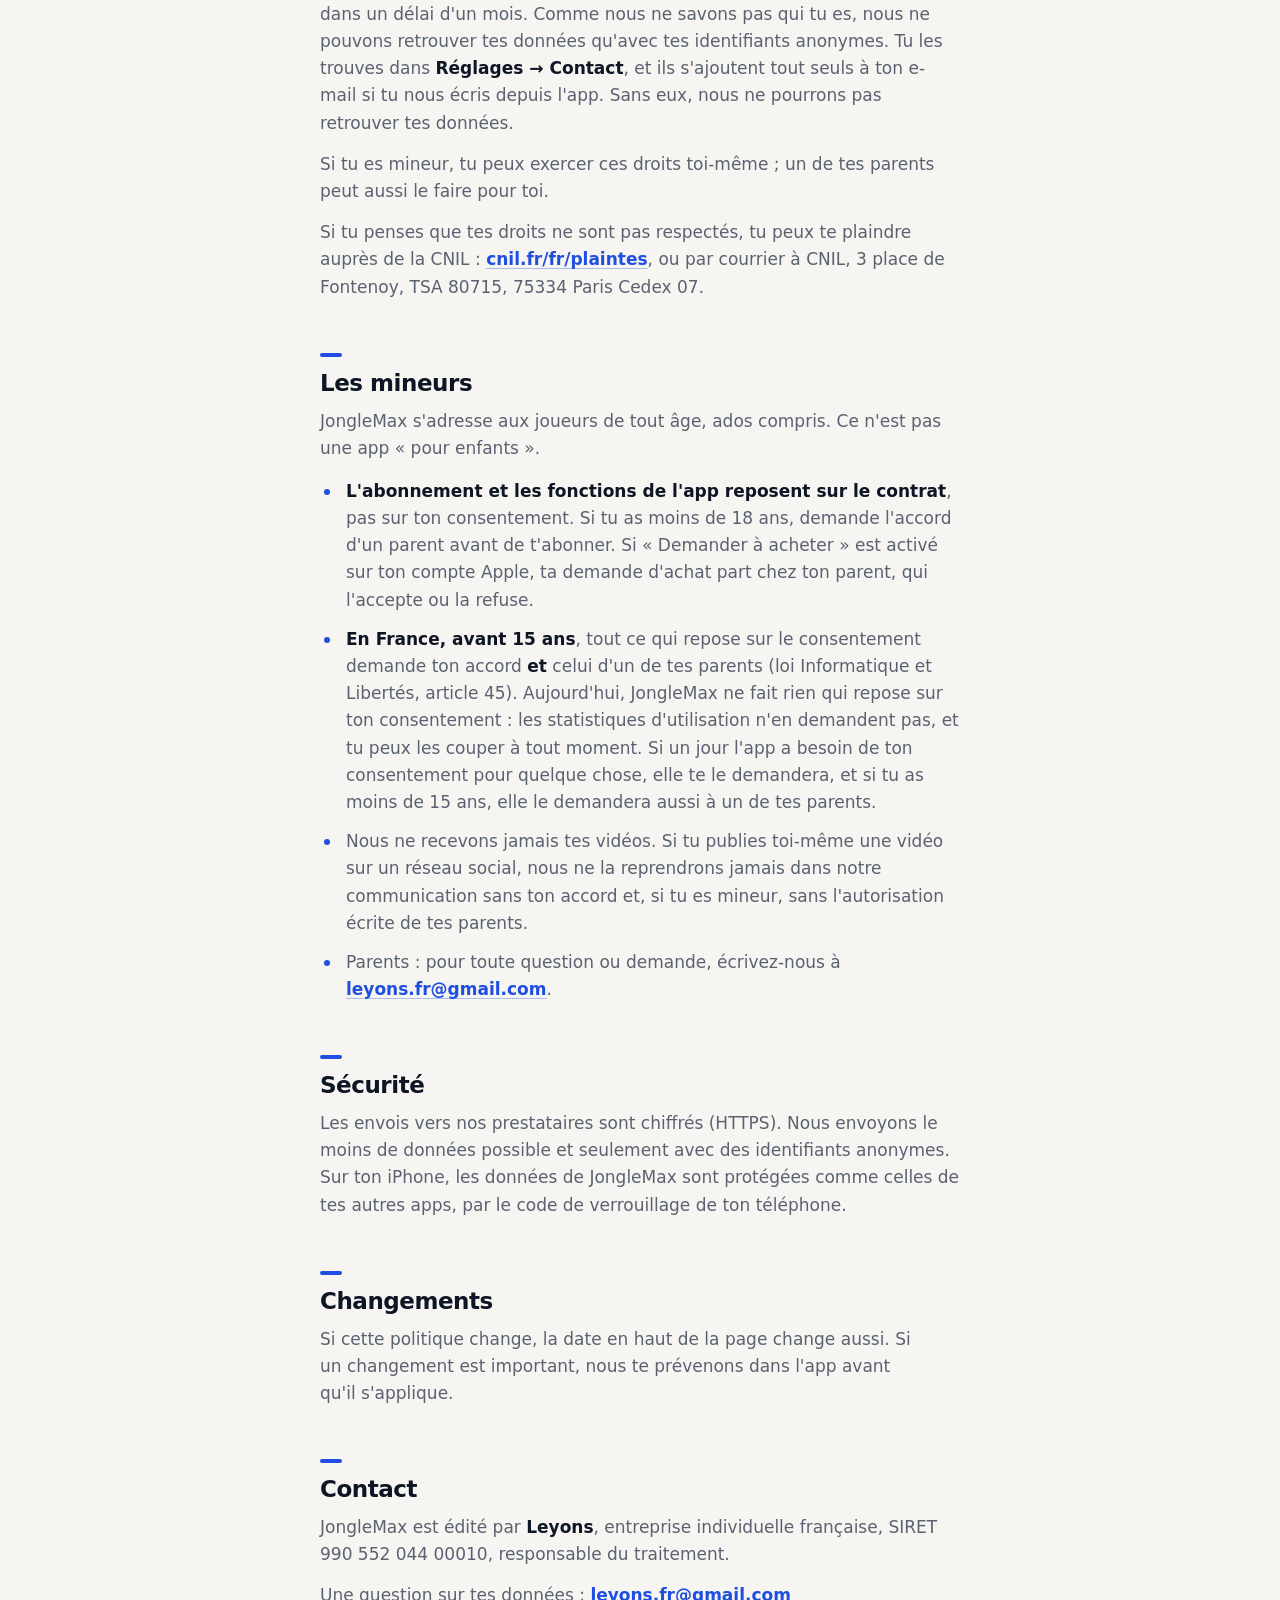
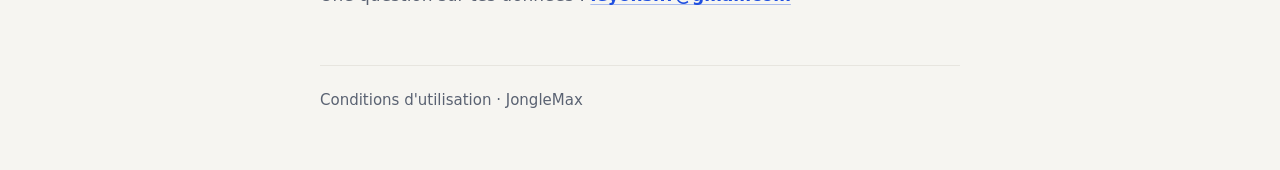
<file: confidentialite.html>
<!doctype html>
<html lang="fr">
<head>
<meta charset="utf-8">
<meta name="viewport" content="width=device-width, initial-scale=1">
<meta name="color-scheme" content="light dark">
<meta name="theme-color" content="#F6F5F1" media="(prefers-color-scheme: light)">
<meta name="theme-color" content="#0B0F17" media="(prefers-color-scheme: dark)">
<title>Politique de confidentialité · JongleMax</title>
<link rel="icon" href="logo.png" type="image/png">
<link rel="apple-touch-icon" href="logo.png">
<link rel="stylesheet" href="style.css?v=20261022d">
<script>
(function () {
  var t = null;
  try { t = localStorage.getItem('theme'); } catch (e) {}
  if (t === 'light' || t === 'dark') document.documentElement.dataset.theme = t;
})();
</script>
</head>
<body>

<header class="entete">
<a class="marque" href="index.html"><img src="logo.png" alt="" width="36" height="36"><span>JongleMax</span></a>
<div class="theme" role="group" aria-label="Apparence">
<button type="button" data-theme="auto" aria-pressed="true" aria-label="Automatique (suit l'iPhone)" title="Automatique (suit l'iPhone)"><svg viewBox="0 0 20 20" aria-hidden="true"><circle cx="10" cy="10" r="7.2" fill="none" stroke="currentColor" stroke-width="1.8"/><path d="M10 2.8 A7.2 7.2 0 0 0 10 17.2 Z" fill="currentColor"/></svg></button>
<button type="button" data-theme="light" aria-pressed="false" aria-label="Clair" title="Clair"><svg viewBox="0 0 20 20" aria-hidden="true"><circle cx="10" cy="10" r="3.6" fill="none" stroke="currentColor" stroke-width="1.8"/><g stroke="currentColor" stroke-width="1.8" stroke-linecap="round"><path d="M10 1.8v2.2M10 16v2.2M1.8 10h2.2M16 10h2.2M4.2 4.2l1.6 1.6M14.2 14.2l1.6 1.6M4.2 15.8l1.6-1.6M14.2 5.8l1.6-1.6"/></g></svg></button>
<button type="button" data-theme="dark" aria-pressed="false" aria-label="Sombre" title="Sombre"><svg viewBox="0 0 20 20" aria-hidden="true"><path d="M16.6 12.4A7.2 7.2 0 0 1 7.6 3.4a7.2 7.2 0 1 0 9 9Z" fill="none" stroke="currentColor" stroke-width="1.8" stroke-linejoin="round"/></svg></button>
</div>
</header>

<h1>Politique de confidentialité</h1>

<p class="updated">JongleMax · Dernière mise à jour&nbsp;: 27 octobre 2026</p>

<p><strong>Tes vidéos restent sur ton téléphone.</strong> JongleMax compte tes jongles directement sur ton iPhone. Tes vidéos, leurs images et les positions de ton corps calculées pendant l'analyse ne sont jamais envoyées, ni à nous ni à personne&nbsp;: l'app n'a même pas de bouton pour partager une vidéo. Il n'y a pas de compte à créer. Cette page explique ce qui reste sur ton téléphone, et le peu qui en sort.</p>

<h2>En bref</h2>

<ul>
  <li>L'analyse se fait <strong>entièrement sur ton iPhone</strong>. Aucune vidéo, aucune image et aucune position du corps ne quitte ton téléphone.</li>
  <li><strong>Le son n'est jamais enregistré</strong>&nbsp;: l'app filme sans le micro, et coupe le son des vidéos que tu importes.</li>
  <li><strong>Pas de compte</strong>&nbsp;: on ne te demande ni e-mail ni mot de passe. Ton prénom (ou ton surnom) ne quitte jamais ton téléphone. Tes réponses y sont gardées&nbsp;; seuls des codes, sans ton nom, partent dans nos statistiques (voir «&nbsp;PostHog&nbsp;» plus bas).</li>
  <li><strong>Pas de pub</strong>, pas de suivi publicitaire, et ton écran n'est jamais enregistré.</li>
  <li>Quatre services reçoivent un peu de données, sans ton nom&nbsp;: <strong>RevenueCat</strong> (ton abonnement), <strong>PostHog</strong> (statistiques d'utilisation, hébergées en Europe), <strong>Sentry</strong> (rapports de plantage, hébergés en Europe) et <strong>Expo</strong> (les mises à jour de l'app). Le paiement est géré par <strong>Apple</strong>.</li>
  <li><strong>Effacer tes données</strong>&nbsp;: abonné, <strong>Réglages → Effacer mes données</strong>&nbsp;; sans abonnement, supprime l'app. Pour ce qui est déjà parti chez nos services, un e-mail suffit (voir «&nbsp;Effacer tes données&nbsp;»).</li>
</ul>

<h2>Qui est responsable de tes données</h2>

<p>JongleMax est édité par <strong>Leyons</strong>, entreprise individuelle française (SIRET 990 552 044 00010). Leyons est le «&nbsp;responsable du traitement&nbsp;»&nbsp;: c'est à nous qu'il faut écrire pour toute question ou demande sur tes données.</p>

<p>Contact&nbsp;: <a href="mailto:leyons.fr@gmail.com">leyons.fr@gmail.com</a></p>

<h2>Ce qui ne quitte jamais ton téléphone</h2>

<ul>
  <li><strong>Tes vidéos de jongles</strong> et leurs replays, que tu les aies filmées dans l'app ou importées depuis tes photos. Quand tu filmes dans l'app, le son n'est pas enregistré. Quand tu importes une vidéo, l'app ne joue jamais son son d'origine&nbsp;: tu n'entends que le petit «&nbsp;tic&nbsp;» de chaque touche.</li>
  <li><strong>Les images</strong> de ces vidéos (par exemple la vignette d'un entraînement ou l'image du moment clé choisie par le coach).</li>
  <li><strong>Les petites images de vérification du cadrage.</strong> Avant que tu lances l'enregistrement, la caméra prend de temps en temps une petite image de l'aperçu pour vérifier la lumière, la taille du ballon et que ton corps se voit en entier. Chaque image est analysée sur ton iPhone, puis effacée aussitôt. Elle n'est jamais gardée ni envoyée.</li>
  <li><strong>Les positions de ton corps</strong> (pieds, genoux, hanches…) que l'analyse repère pour savoir avec quelle partie du corps tu touches le ballon, et si tu te vois en entier avant de filmer.</li>
</ul>

<p>L'analyse tourne sur ton iPhone. Nous n'avons <strong>aucun accès</strong> à ces données&nbsp;: nous ne pouvons ni les voir, ni les copier, ni les récupérer. JongleMax ne les envoie jamais, et l'app n'a aucun bouton pour partager une vidéo.</p>

<h2>Ce que JongleMax garde aussi sur ton téléphone</h2>

<ul>
  <li>Tes résultats&nbsp;: nombre de jongles, records, niveaux, série de jours, derniers entraînements.</li>
  <li>Les vidéos de tes entraînements&nbsp;: celle de ton record et celles de tes 10 derniers entraînements. Les plus anciennes sont effacées automatiquement pour faire de la place&nbsp;; leurs résultats restent.</li>
  <li>Les conseils du coach et tes objectifs d'entraînement, eux aussi calculés sur ton iPhone.</li>
  <li>Tes réponses aux questions du début&nbsp;: ton prénom ou ton surnom (il sert seulement à t'appeler par ton prénom dans l'app et dans tes rappels), si tu es joueur, parent ou coach, ton âge, si tu joues en club, ton record de départ, tes objectifs, le nombre de jongles que tu vises, ce qui te bloque le plus, combien de fois par semaine tu veux t'entraîner et l'heure de ton rappel.</li>
  <li>Tes réglages (apparence, rappel, son du «&nbsp;tic&nbsp;»).</li>
</ul>

<p>Tout ça est enregistré sur ton iPhone. Ton prénom n'est jamais envoyé. Quelques nombres et codes peuvent apparaître dans nos statistiques d'utilisation, sans ton nom (par exemple le nombre de jongles comptés sur une vidéo, ou l'objectif choisi au début)&nbsp;: voir «&nbsp;PostHog&nbsp;» plus bas.</p>

<p>Si tu as activé la sauvegarde de ton iPhone (iCloud ou ordinateur), elle peut contenir les données des apps, dont JongleMax. C'est ta sauvegarde personnelle, gérée par Apple&nbsp;: nous n'y avons aucun accès.</p>

<h2>Les autorisations que l'app peut te demander</h2>

<ul>
  <li><strong>Caméra</strong>&nbsp;: pour filmer tes jongles, et pour vérifier ton cadrage juste avant de filmer (voir plus haut).</li>
  <li><strong>Photos</strong>&nbsp;: pour importer une vidéo de ta galerie. C'est toi qui choisis laquelle. JongleMax n'enregistre rien dans ta galerie.</li>
  <li><strong>Notifications</strong>&nbsp;: pour ton rappel d'entraînement, à l'heure que tu choisis, et, si tu commences l'essai gratuit, pour te prévenir avant sa fin (au moins 1 ou 2 jours avant, selon ton choix, et toujours au moins 26 heures avant la fin). C'est ton iPhone qui programme ces rappels&nbsp;: rien n'est envoyé sur Internet pour ça.</li>
</ul>

<p>Tu peux refuser, ou changer d'avis à tout moment dans les Réglages de ton iPhone. Sans la caméra, tu peux quand même importer une vidéo. Sans les notifications, l'app marche, mais sans rappel.</p>

<p>JongleMax ne te demande pas le micro&nbsp;: le son n'est jamais enregistré. Il ne te demande pas non plus ta localisation ni tes contacts. Il ne te demande pas non plus l'autorisation de te suivre (la fenêtre «&nbsp;Autoriser l'app à suivre vos activités&nbsp;»), parce qu'il ne te suit pas.</p>

<h2>Ce qui est envoyé, à qui et pourquoi</h2>

<p>JongleMax utilise quatre prestataires, qui traitent les données pour notre compte (on les appelle des «&nbsp;sous-traitants&nbsp;»). Aucun ne reçoit ton nom, ton e-mail, tes vidéos ou une image. Comme pour toute connexion à Internet, ils voient l'adresse IP de ta connexion au moment de l'envoi. PostHog et Sentry sont réglés pour ne pas la conserver.</p>

<h3>RevenueCat&nbsp;: ton abonnement</h3>

<ul>
  <li><strong>Ce qu'il reçoit</strong>&nbsp;: un identifiant anonyme créé par l'app&nbsp;; un identifiant technique qu'iOS donne aux apps d'un même éditeur (l'«&nbsp;IDFV&nbsp;», qui n'est pas l'identifiant publicitaire)&nbsp;; le modèle de ton iPhone, ta version d'iOS et celle de l'app&nbsp;; ton statut d'abonnement et l'historique de tes achats dans JongleMax (formule, dates, prix, pays de la boutique), tirés des reçus d'achat d'Apple.</li>
  <li><strong>Pourquoi</strong>&nbsp;: vérifier que ton abonnement est actif, débloquer l'app, restaurer tes achats sur un autre iPhone.</li>
  <li><strong>Base légale</strong>&nbsp;: l'exécution du contrat, c'est-à-dire ton abonnement (RGPD, article 6.1.b).</li>
  <li><strong>Où</strong>&nbsp;: RevenueCat, Inc., aux États-Unis.</li>
  <li><strong>Combien de temps</strong>&nbsp;: tant que nous utilisons RevenueCat pour gérer les abonnements de JongleMax, sauf si tu nous demandes de supprimer ces données avant.</li>
</ul>

<h3>PostHog&nbsp;: les statistiques d'utilisation</h3>

<ul>
  <li><strong>Ce qu'il reçoit</strong>&nbsp;: un identifiant aléatoire créé par l'app, différent de celui de RevenueCat&nbsp;; les écrans ouverts, l'ouverture et la fermeture de l'app, et des actions faites dans l'app, toujours sous forme de nombres ou de codes, ainsi que des informations techniques (modèle de ton iPhone, version d'iOS et de l'app, langue). Par exemple&nbsp;:</li>
  <li><strong>Au début de l'app</strong>&nbsp;: l'écran atteint et le temps passé dessus, un retour en arrière, une reprise après avoir fermé l'app, le premier conseil et la vidéo d'exemple vus. Et tes réponses, sous forme de codes ou de nombres&nbsp;: si tu es joueur, parent ou coach&nbsp;; ta tranche d'âge (par exemple «&nbsp;12 à 14 ans&nbsp;», jamais ton âge exact ni ta date de naissance)&nbsp;; si tu joues en club&nbsp;; ton record de départ&nbsp;; tes objectifs et le nombre de jongles que tu vises&nbsp;; ce qui te bloque le plus aux jongles&nbsp;; le nombre d'entraînements par semaine&nbsp;; l'heure du rappel&nbsp;; la durée de l'appui quand tu prends ton engagement. Pour le prénom, seulement le fait que l'étape est faite, jamais le prénom lui-même. Ton rôle (joueur, parent ou coach), ta tranche d'âge, si tu joues en club et ton record de départ partent ensuite avec chacune de nos statistiques.</li>
  <li><strong>Pendant tes entraînements</strong>&nbsp;: une vidéo filmée ou importée et sa durée&nbsp;; le nombre d'avertissements de cadrage affichés avant de filmer&nbsp;; le nombre de jongles comptés et des nombres sur l'analyse (sa durée, les touches écartées)&nbsp;; ta série de jours et les codes des objectifs du coach&nbsp;; un niveau validé, un replay ouvert&nbsp;; les nombres envoyés avec «&nbsp;Le compte est faux&nbsp;?&nbsp;» (le compte de l'app, le tien et le nombre de touches écartées)&nbsp;; un rappel touché ou changé.</li>
  <li><strong>Pour l'abonnement</strong>&nbsp;: l'écran d'abonnement et ses pages vus, la formule choisie, l'achat (formule, prix et devise, avec ou sans essai), son abandon ou son échec, le rappel de fin d'essai choisi (1 ou 2 jours avant), une demande envoyée à un adulte, une restauration d'achat&nbsp;; l'état de ton abonnement lu sur ton téléphone (aucun, essai, payant ou expiré), sa formule et si son renouvellement automatique est actif.</li>
  <li><strong>Ce qu'il ne reçoit jamais</strong>&nbsp;: ni vidéo, ni image, ni son, ni position du corps, ni ton prénom, ni enregistrement de ton écran. Ton adresse IP n'est pas conservée et ne sert pas à te localiser.</li>
  <li><strong>Pourquoi</strong>&nbsp;: comprendre comment l'app est utilisée dans son ensemble (par exemple, à quelle étape les gens abandonnent) pour l'améliorer. Ces statistiques servent à nous seuls. Elles ne sont ni vendues, ni partagées, ni croisées avec d'autres données, et elles ne servent jamais à la pub.</li>
  <li><strong>Base légale</strong>&nbsp;: notre intérêt légitime à mesurer l'utilisation de l'app pour l'améliorer (RGPD, article 6.1.f). Cette mesure reste dans le cadre que la CNIL accepte sans demander ton consentement&nbsp;: des statistiques pour nous seuls, sans pub et sans croisement avec d'autres données.</li>
  <li><strong>Tu peux la refuser</strong>&nbsp;: <strong>Réglages → Statistiques d'utilisation</strong>. Une fois l'option coupée, ton téléphone n'envoie plus rien à PostHog. Sans abonnement, écris-nous à <a href="mailto:leyons.fr@gmail.com">leyons.fr@gmail.com</a>.</li>
  <li><strong>Où</strong>&nbsp;: PostHog, Inc., société américaine. Les données sont hébergées dans l'Union européenne, à Francfort (Allemagne).</li>
  <li><strong>Combien de temps</strong>&nbsp;: 1 an, puis elles sont supprimées automatiquement.</li>
</ul>

<h3>Sentry&nbsp;: les rapports de plantage</h3>

<ul>
  <li><strong>Ce qu'il reçoit</strong>&nbsp;: quand l'app plante ou rencontre une erreur, un rapport technique. Il contient l'endroit du code qui a posé problème, les derniers écrans ouverts, le modèle de ton iPhone, ta version d'iOS et de l'app, et parfois un identifiant technique aléatoire.</li>
  <li><strong>Ce qu'il ne reçoit jamais</strong>&nbsp;: ni ton nom, ni ton adresse IP, ni capture d'écran, ni image, ni vidéo, ni son, ni enregistrement de ton écran.</li>
  <li><strong>Pourquoi</strong>&nbsp;: trouver et corriger les bugs, pour que l'app reste stable et sûre.</li>
  <li><strong>Base légale</strong>&nbsp;: notre intérêt légitime à faire fonctionner l'app correctement (RGPD, article 6.1.f).</li>
  <li><strong>Où</strong>&nbsp;: Functional Software, Inc. (Sentry), société américaine. Les données sont hébergées dans l'Union européenne, à Francfort (Allemagne).</li>
  <li><strong>Combien de temps</strong>&nbsp;: 90 jours au maximum.</li>
</ul>

<h3>Expo&nbsp;: les mises à jour de l'app</h3>

<ul>
  <li><strong>Ce qu'il reçoit</strong>&nbsp;: au lancement de l'app, une demande «&nbsp;y a-t-il une mise à jour&nbsp;?&nbsp;» avec la version de l'app, la plateforme (iOS) et un identifiant technique aléatoire créé par l'app pour ces mises à jour (différent de ceux de RevenueCat et de PostHog). Rien d'autre&nbsp;: ni ton nom, ni tes réponses, ni tes vidéos, ni tes entraînements.</li>
  <li><strong>Pourquoi</strong>&nbsp;: t'envoyer vite une correction (un bug, un texte faux) sans attendre une nouvelle version sur l'App Store.</li>
  <li><strong>Base légale</strong>&nbsp;: notre intérêt légitime à faire fonctionner l'app correctement (RGPD, article 6.1.f).</li>
  <li><strong>Où</strong>&nbsp;: 650 Industries, Inc. (Expo), aux États-Unis.</li>
  <li><strong>Combien de temps</strong>&nbsp;: selon les règles d'Expo&nbsp;; de notre côté, nous ne voyons que des totaux (combien d'iPhone ont reçu une mise à jour).</li>
</ul>

<h3>Apple&nbsp;: le paiement</h3>

<p>Tu t'abonnes par l'App Store. C'est Apple (en Europe, Apple Distribution International Ltd., en Irlande) qui encaisse le paiement et gère l'essai gratuit, les renouvellements, les remboursements, le Partage familial et «&nbsp;Demander à acheter&nbsp;». Apple le fait pour son propre compte, selon sa propre <a href="https://www.apple.com/fr/legal/privacy/">politique de confidentialité</a>. Nous ne voyons jamais ta carte bancaire, ton adresse ni ton compte Apple.</p>

<h3>Si tu nous écris</h3>

<p>Si tu nous envoies un e-mail, nous recevons ton adresse e-mail et ton message. Ils servent seulement à te répondre (base légale&nbsp;: notre intérêt légitime à répondre à tes questions, RGPD article 6.1.f). Notre messagerie est Gmail (Google). Nous gardons ces échanges le temps de traiter ta demande et d'en assurer le suivi, puis nous les supprimons, au plus tard 3 ans après notre dernier échange.</p>

<h3>Ces pages web</h3>

<p>Ces pages sont hébergées par GitHub Pages (GitHub, Inc., États-Unis). GitHub enregistre l'adresse IP des visiteurs pour la sécurité de son service. Les pages elles-mêmes n'utilisent ni cookie ni statistiques. Elles retiennent seulement ton choix d'affichage clair ou sombre, dans ton navigateur&nbsp;; rien n'est envoyé.</p>

<h2>Les transferts hors de l'Union européenne</h2>

<p>RevenueCat et Expo stockent leurs données aux États-Unis. PostHog et Sentry les stockent en Allemagne, mais ce sont des sociétés américaines&nbsp;: un accès depuis les États-Unis reste possible, par exemple pour la maintenance. C'est aussi le cas pour Google (Gmail) et GitHub. Ces transferts sont encadrés par les garanties prévues par le RGPD&nbsp;: les clauses contractuelles types de la Commission européenne et, pour les sociétés qui y adhèrent, le cadre de protection des données UE–États-Unis. Tu peux nous demander une copie de ces garanties.</p>

<h2>Ce que JongleMax ne fait jamais</h2>

<ul>
  <li>Envoyer tes vidéos, leurs images ou les positions de ton corps.</li>
  <li>Enregistrer le son quand tu filmes.</li>
  <li>Te demander de créer un compte, ton e-mail ou un mot de passe.</li>
  <li>Afficher de la publicité.</li>
  <li>Te suivre d'une app ou d'un site à l'autre&nbsp;: pas d'identifiant publicitaire, pas de profil publicitaire.</li>
  <li>Enregistrer ton écran.</li>
  <li>Chercher à reconnaître ton visage ou à savoir qui tu es. L'analyse repère le ballon et quelques points du corps pour compter, rien de plus.</li>
  <li>Vendre ou louer des données.</li>
  <li>Publier quoi que ce soit à ta place.</li>
</ul>

<h2>«&nbsp;Envoyer une demande&nbsp;» à un adulte</h2>

<p>Sur l'écran d'abonnement, <strong>Envoyer une demande</strong> ouvre le menu de partage de ton iPhone avec un petit message tout prêt&nbsp;: ce que fait JongleMax, le prix de l'abonnement et le lien vers sa page sur l'App Store. Tu choisis toi-même l'app (Messages, WhatsApp…) et la personne. Ce message ne contient ni vidéo, ni image, ni donnée sur toi, et nous ne savons pas à qui tu l'envoies&nbsp;: nos statistiques notent seulement qu'une demande a été envoyée.</p>

<p>JongleMax ne propose pas de partager tes vidéos. Si tu fais toi-même une capture ou un enregistrement de ton écran, c'est une fonction de ton iPhone, pas de JongleMax. Avant de partager une image où d'autres personnes apparaissent, demande-leur leur accord (et celui de leurs parents si elles sont mineures).</p>

<h2>Effacer tes données</h2>

<ul>
  <li><strong>Dans l'app, avec un abonnement</strong>&nbsp;: <strong>Réglages → Effacer mes données</strong> efface tout ce que JongleMax a enregistré sur ton téléphone (vidéos et replays gardés dans l'app, résultats, records, niveaux, série, réponses du début avec ton prénom, réglages et rappel quotidien). L'app prend aussi un nouvel identifiant anonyme pour les statistiques. On ne peut pas revenir en arrière. Les vidéos que tu avais importées restent dans ta galerie&nbsp;: JongleMax n'y touche pas.</li>
  <li><strong>Sans abonnement</strong> (les Réglages de l'app s'ouvrent avec l'abonnement)&nbsp;: <strong>supprime l'app</strong>. Ça efface tout ce qu'elle garde sur ton téléphone, ton prénom et tes réponses compris.</li>
  <li>Ni l'un ni l'autre n'annule un abonnement&nbsp;: pour ça, voir les <a href="cgu.html">conditions d'utilisation</a>.</li>
  <li><strong>Pour ce qui a déjà été envoyé</strong> à RevenueCat, PostHog, Sentry ou Expo, abonné ou non&nbsp;: écris à <a href="mailto:leyons.fr@gmail.com">leyons.fr@gmail.com</a> avec pour objet «&nbsp;Effacer mes données&nbsp;». Nous le supprimons et nous te répondons dans un délai d'un mois.</li>
</ul>

<h2>Tes droits</h2>

<p>Le RGPD te donne le droit&nbsp;:</p>

<ul>
  <li>de savoir quelles données nous avons sur toi et d'en recevoir une copie&nbsp;;</li>
  <li>de les faire corriger ou effacer&nbsp;;</li>
  <li>de t'opposer à leur utilisation, en particulier aux statistiques d'utilisation, ou d'en demander la limitation&nbsp;;</li>
  <li>de récupérer les données liées à ton abonnement dans un format lisible (portabilité)&nbsp;;</li>
  <li>de donner des instructions sur ce que deviennent tes données après ton décès.</li>
</ul>

<p>Pour exercer ces droits, écris à <a href="mailto:leyons.fr@gmail.com">leyons.fr@gmail.com</a>. Nous te répondons dans un délai d'un mois. Comme nous ne savons pas qui tu es, nous ne pouvons retrouver tes données qu'avec tes identifiants anonymes. Tu les trouves dans <strong>Réglages → Contact</strong>, et ils s'ajoutent tout seuls à ton e-mail si tu nous écris depuis l'app. Sans eux, nous ne pourrons pas retrouver tes données.</p>

<p>Si tu es mineur, tu peux exercer ces droits toi-même&nbsp;; un de tes parents peut aussi le faire pour toi.</p>

<p>Si tu penses que tes droits ne sont pas respectés, tu peux te plaindre auprès de la CNIL&nbsp;: <a href="https://www.cnil.fr/fr/plaintes">cnil.fr/fr/plaintes</a>, ou par courrier à CNIL, 3 place de Fontenoy, TSA 80715, 75334 Paris Cedex 07.</p>

<h2>Les mineurs</h2>

<p>JongleMax s'adresse aux joueurs de tout âge, ados compris. Ce n'est pas une app «&nbsp;pour enfants&nbsp;».</p>

<ul>
  <li><strong>L'abonnement et les fonctions de l'app reposent sur le contrat</strong>, pas sur ton consentement. Si tu as moins de 18 ans, demande l'accord d'un parent avant de t'abonner. Si «&nbsp;Demander à acheter&nbsp;» est activé sur ton compte Apple, ta demande d'achat part chez ton parent, qui l'accepte ou la refuse.</li>
  <li><strong>En France, avant 15 ans</strong>, tout ce qui repose sur le consentement demande ton accord <strong>et</strong> celui d'un de tes parents (loi Informatique et Libertés, article 45). Aujourd'hui, JongleMax ne fait rien qui repose sur ton consentement&nbsp;: les statistiques d'utilisation n'en demandent pas, et tu peux les couper à tout moment. Si un jour l'app a besoin de ton consentement pour quelque chose, elle te le demandera, et si tu as moins de 15 ans, elle le demandera aussi à un de tes parents.</li>
  <li>Nous ne recevons jamais tes vidéos. Si tu publies toi-même une vidéo sur un réseau social, nous ne la reprendrons jamais dans notre communication sans ton accord et, si tu es mineur, sans l'autorisation écrite de tes parents.</li>
  <li>Parents&nbsp;: pour toute question ou demande, écrivez-nous à <a href="mailto:leyons.fr@gmail.com">leyons.fr@gmail.com</a>.</li>
</ul>

<h2>Sécurité</h2>

<p>Les envois vers nos prestataires sont chiffrés (HTTPS). Nous envoyons le moins de données possible et seulement avec des identifiants anonymes. Sur ton iPhone, les données de JongleMax sont protégées comme celles de tes autres apps, par le code de verrouillage de ton téléphone.</p>

<h2>Changements</h2>

<p>Si cette politique change, la date en haut de la page change aussi. Si un changement est important, nous te prévenons dans l'app avant qu'il s'applique.</p>

<h2>Contact</h2>

<p>JongleMax est édité par <strong>Leyons</strong>, entreprise individuelle française, SIRET 990 552 044 00010, responsable du traitement.</p>

<p>Une question sur tes données&nbsp;: <a href="mailto:leyons.fr@gmail.com">leyons.fr@gmail.com</a></p>

<hr>
<footer>
<a href="cgu.html">Conditions d'utilisation</a> · <a href="index.html">JongleMax</a>
</footer>

<script>
(function () {
  var boutons = document.querySelectorAll('.theme button');
  function montrer(t) {
    boutons.forEach(function (b) { b.setAttribute('aria-pressed', String(b.dataset.theme === t)); });
  }
  montrer(document.documentElement.dataset.theme || 'auto');
  boutons.forEach(function (b) {
    b.addEventListener('click', function () {
      var t = b.dataset.theme;
      if (t === 'auto') { delete document.documentElement.dataset.theme; } else { document.documentElement.dataset.theme = t; }
      try { if (t === 'auto') { localStorage.removeItem('theme'); } else { localStorage.setItem('theme', t); } } catch (e) {}
      montrer(t);
    });
  });
})();
</script>
</body>
</html>
</file>
<file: style.css>
/* JongleMax, pages légales : le design system de l'app, « Le bleu du coach » (docs/DESIGN-SYSTEM.md), 22/10/2026.
   Du papier craie, de l'encre, un seul bleu. La page suit le mode clair / sombre de l'iPhone, comme l'app, sauf si le
   lecteur choisit lui-même (le sélecteur de l'en-tête, gardé dans localStorage : une préférence d'affichage, ni cookie
   ni statistique). La police est celle de l'app, SF Pro Rounded (`ui-rounded`, la police du système sur iPhone et Mac :
   rien à télécharger) ; ailleurs, la police du système.
   Toujours plain et rapide : aucun cookie, une feuille de style, une image (le logo), deux scripts de dix lignes. */
:root {
  color-scheme: light dark;

  --craie: #F6F5F1;
  --surface: #FFFFFF;
  --encre: #0E1525;
  --gris: #5A6272;
  --bleu: #1F4FE0;
  --bleu-lave: #E6ECFD;
  --separateur: #E7E5DF;
  --selection: rgba(31, 79, 224, 0.18);
  /* L'ombre douce des cartes de l'app (Shadow.carte, 3 couches), mode clair seulement. */
  --ombre-carte: 0 1px 2px rgba(14, 21, 37, 0.04), 0 4px 12px rgba(14, 21, 37, 0.06), 0 12px 32px -8px rgba(14, 21, 37, 0.10);

  --font: ui-rounded, -apple-system, BlinkMacSystemFont, "SF Pro Rounded", "SF Pro Text", system-ui, "Segoe UI", Roboto, sans-serif;
  --gutter: 20px;
}

/* La nuit de l'app : suit l'iPhone, sauf choix « Clair » du lecteur. */
@media (prefers-color-scheme: dark) {
  :root:not([data-theme="light"]) {
    --craie: #0B0F17;
    --surface: #151B26;
    --encre: #EEF1F6;
    --gris: #A3ABBA;
    --bleu: #6E9BFF;
    --bleu-lave: #1B2540;
    --separateur: #222A38;
    --selection: rgba(110, 155, 255, 0.28);
    --ombre-carte: none;
  }
}

/* Choix « Sombre » du lecteur, quel que soit le réglage de l'iPhone. */
:root[data-theme="dark"] {
  --craie: #0B0F17;
  --surface: #151B26;
  --encre: #EEF1F6;
  --gris: #A3ABBA;
  --bleu: #6E9BFF;
  --bleu-lave: #1B2540;
  --separateur: #222A38;
  --selection: rgba(110, 155, 255, 0.28);
  --ombre-carte: none;
}

:root[data-theme="light"] {
  color-scheme: light;
}

:root[data-theme="dark"] {
  color-scheme: dark;
}

*,
*::before,
*::after {
  box-sizing: border-box;
}

html {
  background-color: var(--craie);
  -webkit-text-size-adjust: 100%;
  text-size-adjust: 100%;
}

body {
  margin: 0 auto;
  padding: 20px var(--gutter) calc(32px + env(safe-area-inset-bottom));
  max-width: calc(640px + 2 * var(--gutter));
  font-family: var(--font);
  font-size: 17px;
  font-weight: 400;
  line-height: 1.6;
  color: var(--gris);
  background: var(--craie);
  -webkit-font-smoothing: antialiased;
  -moz-osx-font-smoothing: grayscale;
  overflow-wrap: break-word;
}

::selection {
  background: var(--selection);
  color: var(--encre);
}

/* ---- l'en-tête : la marque (logo cuir + nom, comme components/Marque.tsx) et le choix clair / sombre ---------- */

.entete {
  display: flex;
  align-items: center;
  justify-content: space-between;
  gap: 16px;
  margin: 0 0 36px;
}

.marque {
  display: flex;
  align-items: center;
  gap: 10px;
  color: var(--encre);
  text-decoration: none;
}

.marque img {
  width: 36px;
  height: 36px;
  display: block;
}

.marque span {
  font-size: 20px;
  font-weight: 800;
  letter-spacing: -0.02em;
  line-height: 1;
}

/* Le sélecteur : une capsule blanche posée sur la craie (comme les cartes de l'app), trois icônes (auto, soleil, lune),
   la choisie en encre. */
.theme {
  display: flex;
  flex: none;
  padding: 3px;
  border-radius: 999px;
  background: var(--surface);
  box-shadow: var(--ombre-carte);
}

.theme button {
  display: grid;
  place-items: center;
  width: 36px;
  height: 32px;
  padding: 0;
  border: 0;
  border-radius: 999px;
  background: transparent;
  color: var(--gris);
  cursor: pointer;
  -webkit-tap-highlight-color: transparent;
}

.theme svg {
  width: 20px;
  height: 20px;
  display: block;
}

.theme button[aria-pressed="true"] {
  background: var(--encre);
  color: var(--craie);
}

.theme button:focus-visible {
  outline: 2px solid var(--bleu);
  outline-offset: 1px;
}

/* ---- type -------------------------------------------------------------------------------------------------- */

h1 {
  margin: 0;
  font-size: clamp(34px, 9.4vw, 40px);
  font-weight: 800;
  line-height: 1.06;
  letter-spacing: -0.03em;
  color: var(--encre);
  text-wrap: balance;
}

/* Sous le titre : l'app, la date. */
.updated {
  margin: 12px 0 28px;
  font-size: 15px;
  line-height: 1.5;
  color: var(--gris);
}

h2 {
  margin: 44px 0 10px;
  font-size: 21px;
  font-weight: 800;
  line-height: 1.25;
  letter-spacing: -0.02em;
  color: var(--encre);
  text-wrap: balance;
  scroll-margin-top: 24px;
}

/* Le petit trait bleu club au-dessus de chaque section : la barre de niveau de l'app, en miniature. */
h2::before {
  content: '';
  display: block;
  width: 22px;
  height: 4px;
  margin-bottom: 12px;
  border-radius: 2px;
  background: var(--bleu);
}

h3 {
  margin: 28px 0 8px;
  font-size: 17px;
  font-weight: 700;
  color: var(--encre);
}

p {
  margin: 0 0 14px;
}

p,
li {
  text-wrap: pretty;
}

strong {
  font-weight: 700;
  color: var(--encre);
}

ul {
  margin: 0 0 14px;
  padding-left: 22px;
}

li {
  margin: 0 0 10px;
  padding-left: 4px;
}

li::marker {
  color: var(--bleu);
  font-size: 1.1em;
}

a {
  color: var(--bleu);
  font-weight: 600;
  text-decoration: underline;
  text-decoration-color: color-mix(in srgb, var(--bleu) 35%, transparent);
  text-decoration-thickness: 1px;
  text-underline-offset: 3px;
}

a:hover,
a:active {
  text-decoration-color: currentColor;
}

a:focus-visible {
  outline: 2px solid var(--bleu);
  outline-offset: 2px;
  border-radius: 4px;
}

hr {
  height: 0;
  margin: 56px 0 0;
  border: 0;
  border-top: 1px solid var(--separateur);
}

/* Le pied : l'éditeur, l'hébergeur, les autres pages, en gris, cibles de 44 px. */
footer {
  padding-top: 12px;
  font-size: 15px;
  line-height: 20px;
  color: var(--gris);
}

footer a {
  display: inline-flex;
  align-items: center;
  min-height: 44px;
  color: var(--gris);
  font-weight: 400;
  text-decoration: none;
}

footer a:hover,
footer a:active {
  color: var(--encre);
  text-decoration: underline;
}

footer:not(:has(a)) {
  padding-top: 20px;
}

@media (min-width: 900px) {
  :root {
    --gutter: 40px;
  }

  body {
    padding-top: 40px;
    padding-bottom: 48px;
  }

  .entete {
    margin-bottom: 56px;
  }

  h1 {
    font-size: 52px;
    letter-spacing: -0.035em;
  }

  .updated {
    margin: 16px 0 36px;
  }

  h2 {
    margin-top: 52px;
    font-size: 23px;
  }
}
</file>
